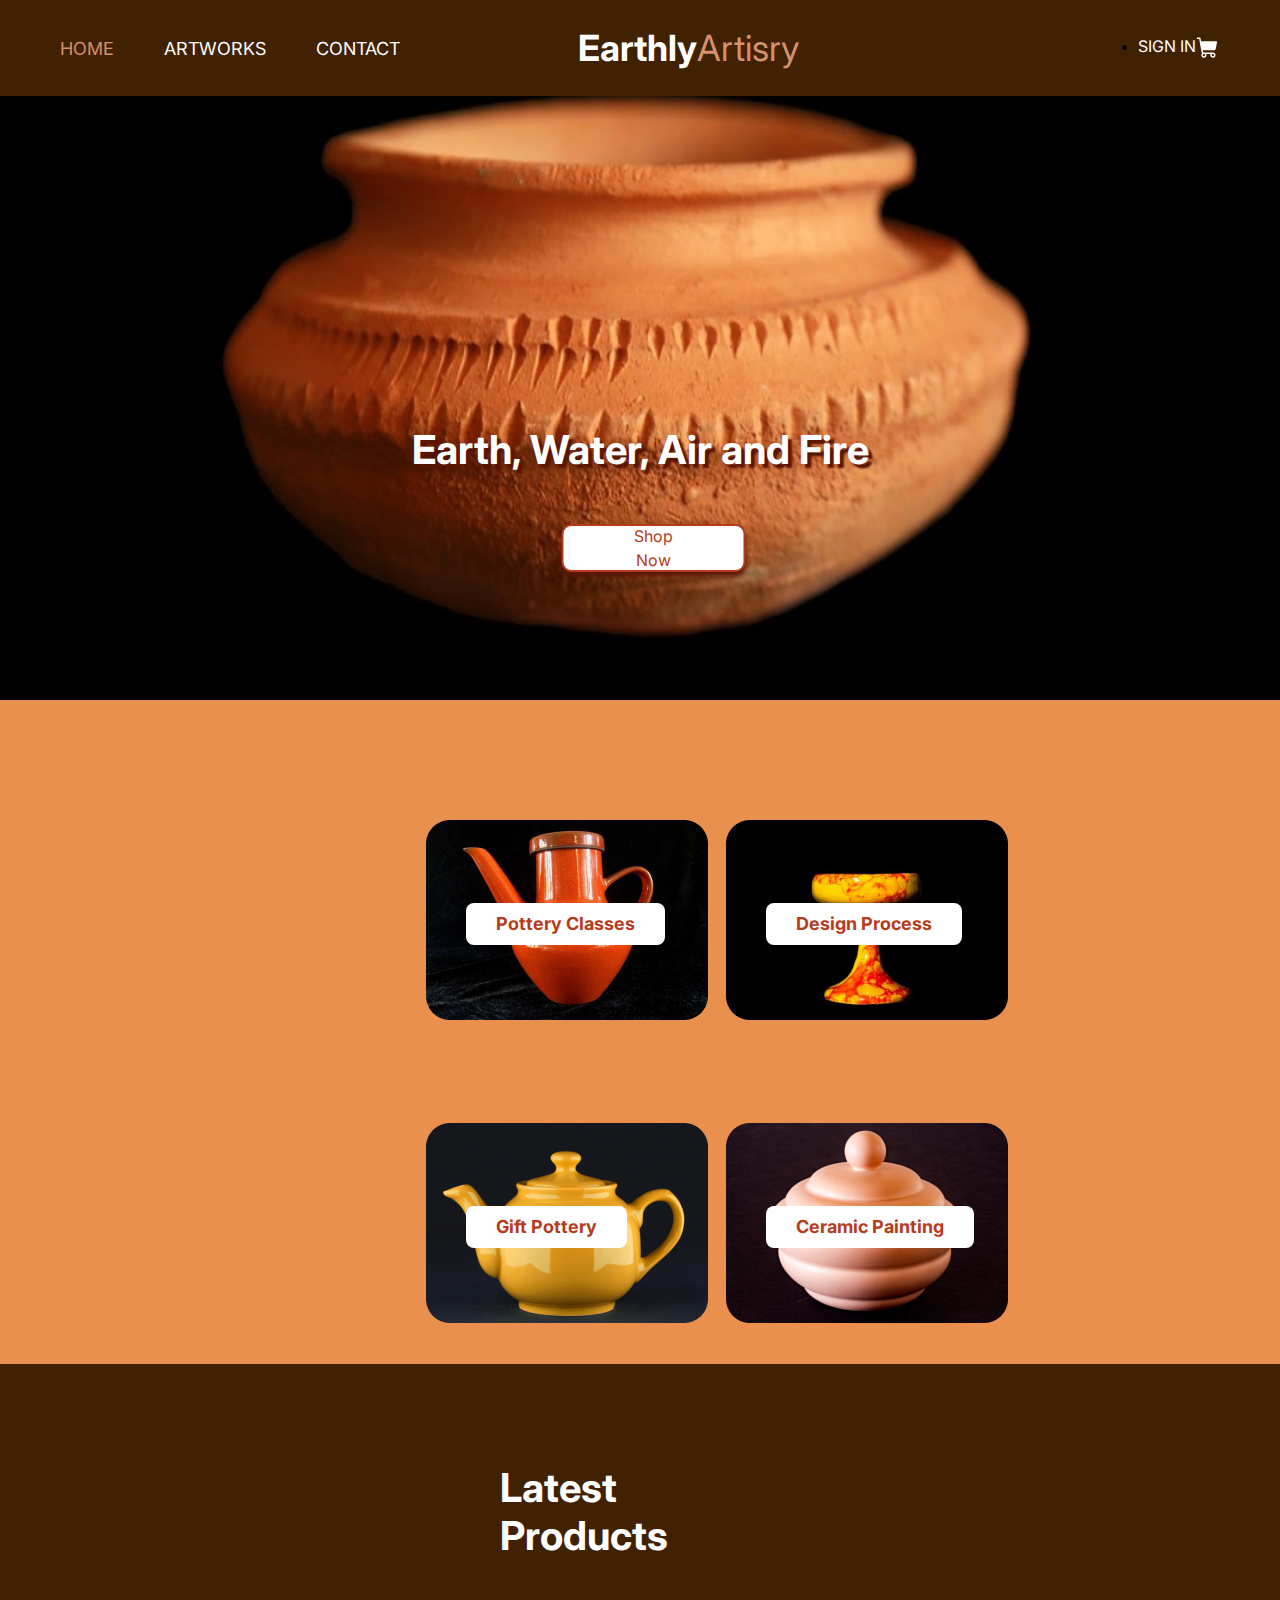
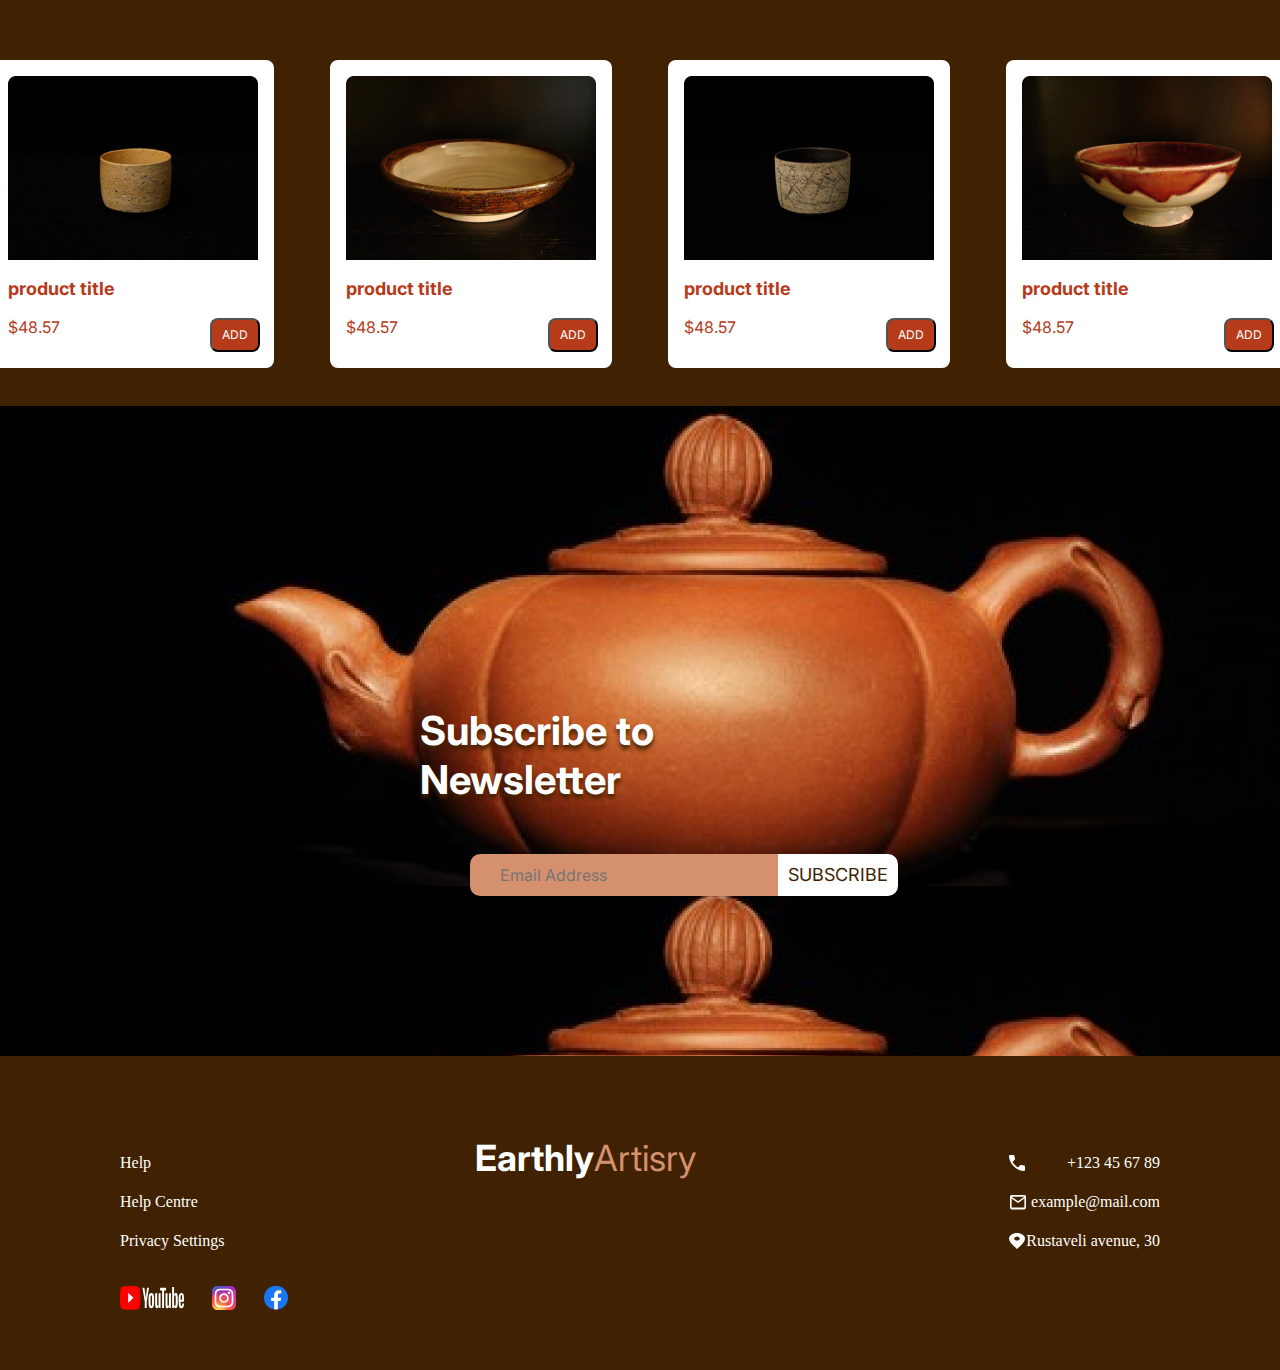
<file: index.html>
<!DOCTYPE html>
<html lang="en">

<head>
    <meta charset="UTF-8">
    <meta name="viewport" content="width=device-width, initial-scale=1.0">
    <title>Document</title>
    <link rel="stylesheet" href="css/reset.css">
    <link rel="stylesheet" href="css/style.css">
    <link rel="stylesheet" href="css/laptops.css">
    <link rel="stylesheet" href="css/mobiles.css">
    <link rel="stylesheet" href="css/tablets.css">
    <link rel="stylesheet" href="artworks.html">
    <link rel="stylesheet" href="contact.html">
    <link rel="stylesheet" href="signin.html">
    <link rel="preconnect " href="https://fonts.googleapis.com">
    <link rel="preconnect" href="https://fonts.gstatic.com" crossorigin>
    <link href="https://fonts.googleapis.com/css2?family=Inter&display=swap" rel="stylesheet">
    <script src="script.js"></script>
</head>

<body>
    <div id="signedInUser"></div>
    <main>
        <div class="main-cont">



            <!-- <header -->

            <header class="divheader">
                <nav class="div1">
                    <ul class="ulcl">
                        <li><a class="home act" href="index.html">HOME</a></li>
                        <li><a class="home" href="artworks.html">ARTWORKS</a></li>
                        <li><a class="home" href="contact.html">CONTACT</a></li>
                    </ul>
                </nav>
                <div>
                    <div class="burger-menu">
                        <div class="line line1"></div>
                        <div class="line line2"></div>
                        <div class="line line3"></div>
                    </div>
                    <div class="responsive-nav">
                        <li><a class="home" href="index.html">HOME</a></li>
                        <li><a class="home" href="artworks.html">ARTWORKS</a></li>
                        <li><a class="home" href="contact.html">CONTACT</a></li>
                    </div>
                </div>

                <div> <a href="index.html" class="div2">
                        <h2 class="earthly">Earthly</h2>
                        <h2 class="artisry">Artisry</h2>
                    </a>
                </div>

                <div class="div3">
                    <li><a class="signin" id="signInLabel" href="signin.html">SIGN IN</a></li>
                    <img src="images/ph_shopping-cart-fill.svg" alt="" class="kalata">
                </div>



            </header>


            <!--section1-->
            <section class="section1">

                <img src="images/cover1.png" alt="" class="cover image_container">
                <div class="text_container">
                    <p class="text1">Earth, Water, Air and Fire</p>
                    <button class="button1 span1"> Shop Now </button>
                </div>

            </section>


            <!-- section2 -->
            <section class="section2">
                <div class="img_cont_section">
                    <div class="divcard1">
                        <img src="images/card1.png" alt="card1_image card_image">
                        <p class="card1 card_text">Pottery Classes</p>


                    </div>
                    <div class="divcard2">
                        <img src="images/card3.png" alt="card2_image card_image">
                        <p class="card1 card_text">Design Process</p>

                    </div>
                    <div class="divcard3">
                        <img src="images/card2.png" alt="card3_image card_image">
                        <p class="card1 card_text">Gift Pottery</p>


                    </div>
                    <div class="divcard4">
                        <img src="images/card4.png" alt="card4_image card_image">
                        <p class="card1 card_text">Ceramic Painting</p>

                    </div>
                </div>
            </section>



            <!-- section3 -->
            <section class="section3">

                <h6 class="latest_products">Latest Products</h6>

                <div class="main">

                    <div class="div1_image div_same">
                        <img src="images/image1.png" alt="" class="image1">
                        <p class="product_title">product title</p>

                        <div class="price">
                            <p class="PRICE">$48.57</p>
                            <button class="ADD_button">ADD</button>
                        </div>
                    </div>

                    <div class="div2_image div_same">
                        <img src="images/image2.png" alt="" class="image2">
                        <p class="product_title">product title</p>


                        <div class="price">
                            <p class="PRICE">$48.57</p>
                            <button class="ADD_button">ADD</button>

                        </div>
                    </div>

                    <div class="div3_image div_same">
                        <img src="images/image3.png" alt="" class="image3">
                        <p class="product_title">product title</p>

                        <div class="price">
                            <p class="PRICE">$48.57</p>
                            <button class="ADD_button">ADD</button>
                        </div>

                    </div>

                    <div class="div4_image div_same">
                        <img src="images/image4.png" alt="" class="image4">
                        <p class="product_title">product title</p>

                        <div class="price">
                            <p class="PRICE">$48.57</p>
                            <button class="ADD_button">ADD</button>

                        </div>
                    </div>

                </div>

            </section>

            <!-- section4 -->
            <section class="section4">


                <div class="cover2_text_container2">
                    <h5 class="cover2title cover2title_second ">Subscribe to Newsletter</h5>

                    <form class="search" id="search">
                        <input class="inp" id="inp_2" type="email" name="email" placeholder="Email Address">
                        <button type="submit"> SUBSCRIBE</button>

                    </form>
                </div>

            </section>

            <!-- footer -->
            <footer>

                <div>
                    <ul class="footer_ul">
                        <a href="">
                            <li>Help</li>
                        </a>
                        <a href="">
                            <li>Help Centre</li>
                        </a>
                        <a href="">
                            <li>Privacy Settings</li>
                        </a>
                    </ul>

                    <div class="socials">
                        <a href="https://www.youtube.com/" target="_blank"> <img src="images/logos_youtube.svg"
                                alt=""></a>

                        <a href="https://www.instagram.com/" target="_blank"><img src="images/skill-icons_instagram.svg"
                                alt=""></a>

                        <a href="https://www.facebook.com/" target="_blank"><img src="images/logos_facebook.svg"
                                alt=""></a>

                    </div>
                </div>

                <div> <a href="index.html" class="div2 di2_2">
                        <h2 class="earthly">Earthly</h2>
                        <h2 class="artisry">Artisry</h2>
                    </a>
                </div>
                <div class="icons_class">
                    <div class="icons">
                        <img class="icon_img" src="images/Frame 130.svg" alt="">
                        <p>+123 45 67 89</p>
                    </div>
                    <div class="icons">
                        <img class="icon_img" src="images/Frame 129.svg" alt="">
                        <p>example@mail.com</p>
                    </div>
                    <div class="icons">
                        <img class="icon_img" src="images/Frame 128.svg" alt="">
                        <p>Rustaveli avenue, 30</p>
                    </div>

                </div>
            </footer>

        </div>
    </main>
    <script src="ind.js"></script>
    
</body>

</html>
</file>
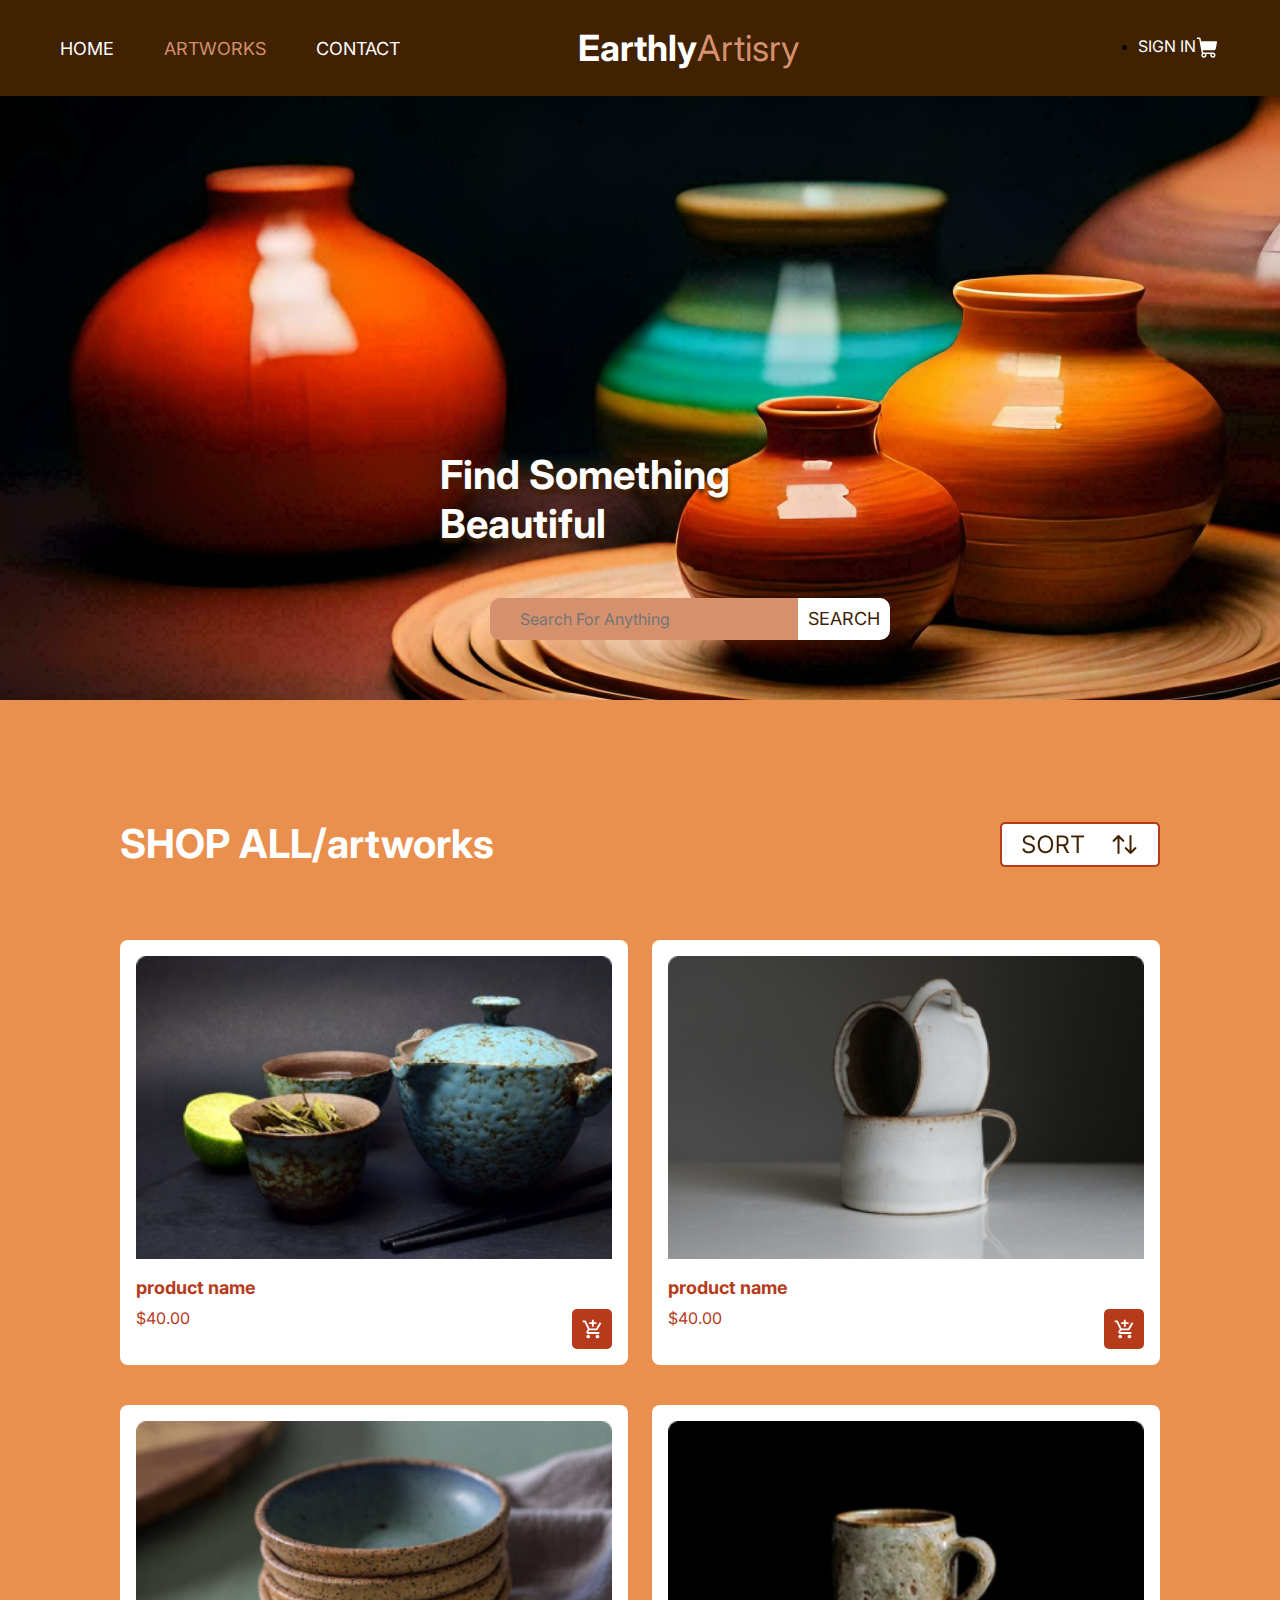
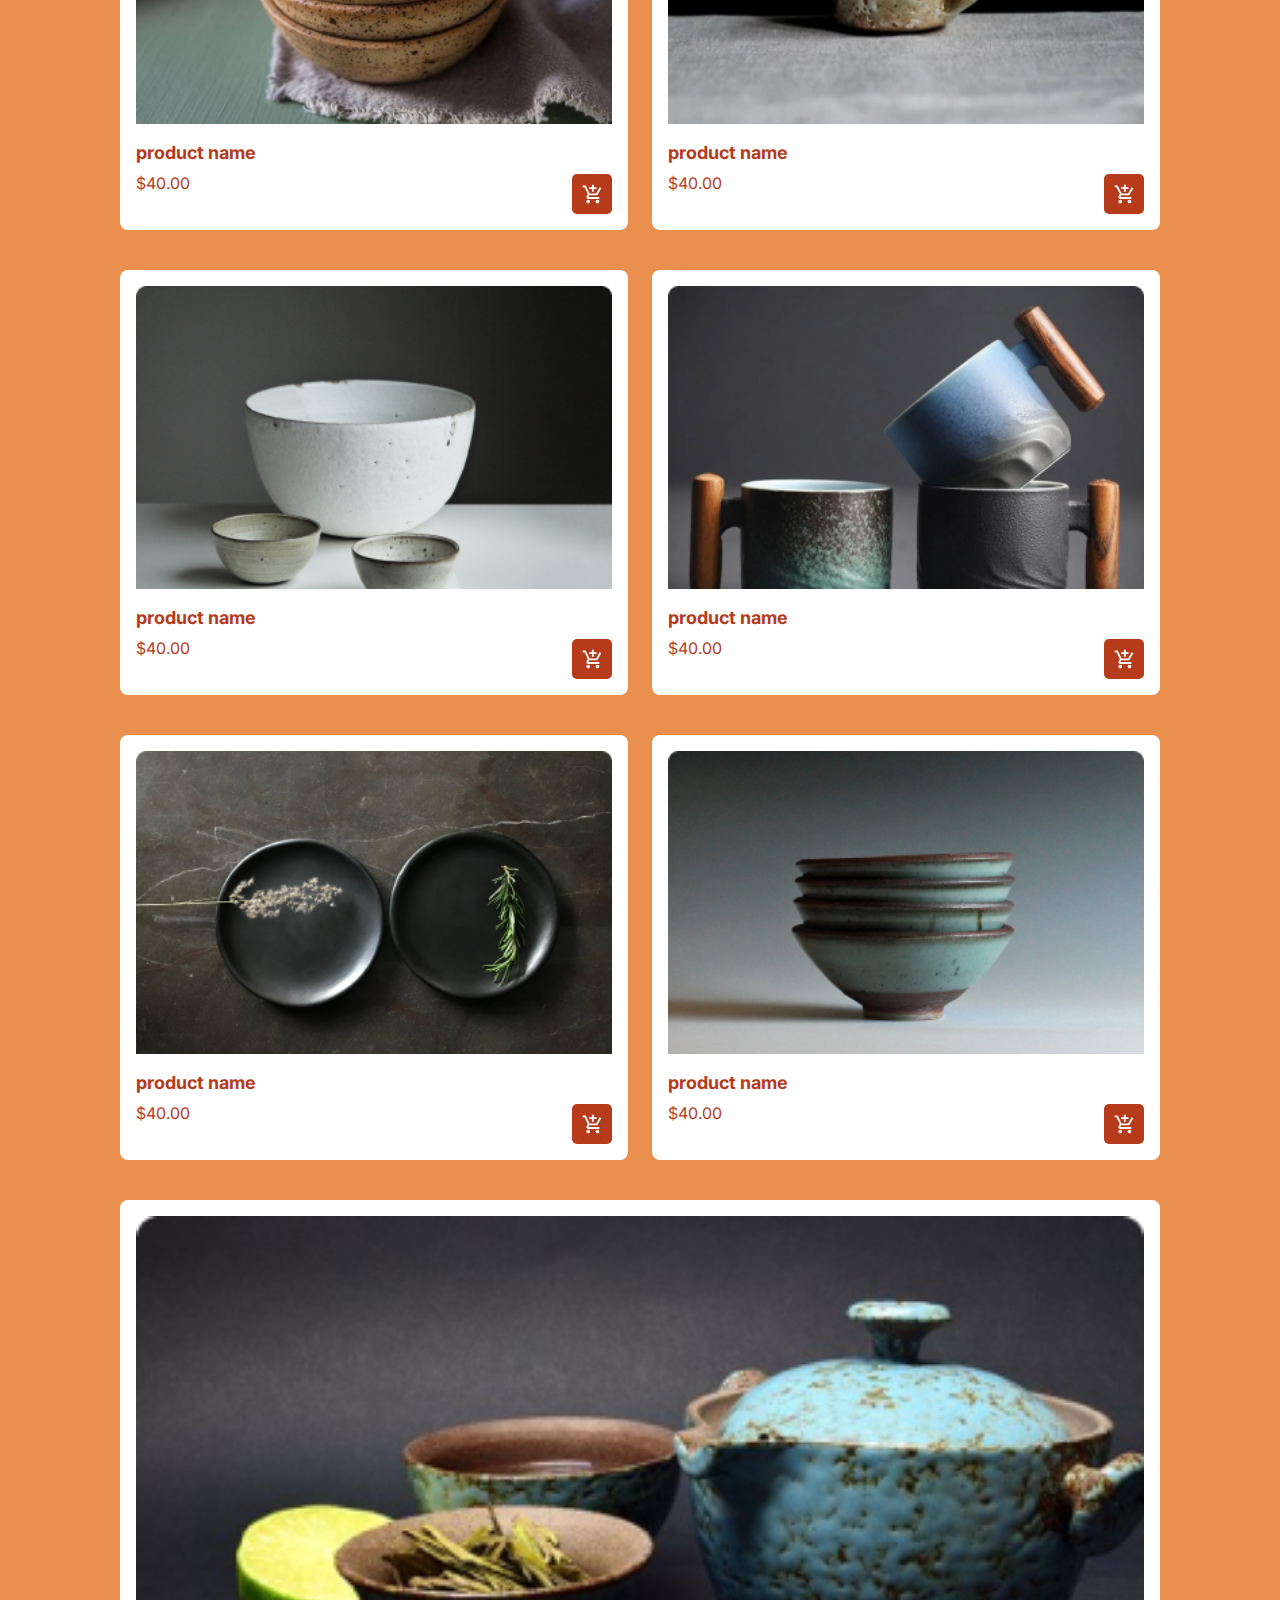
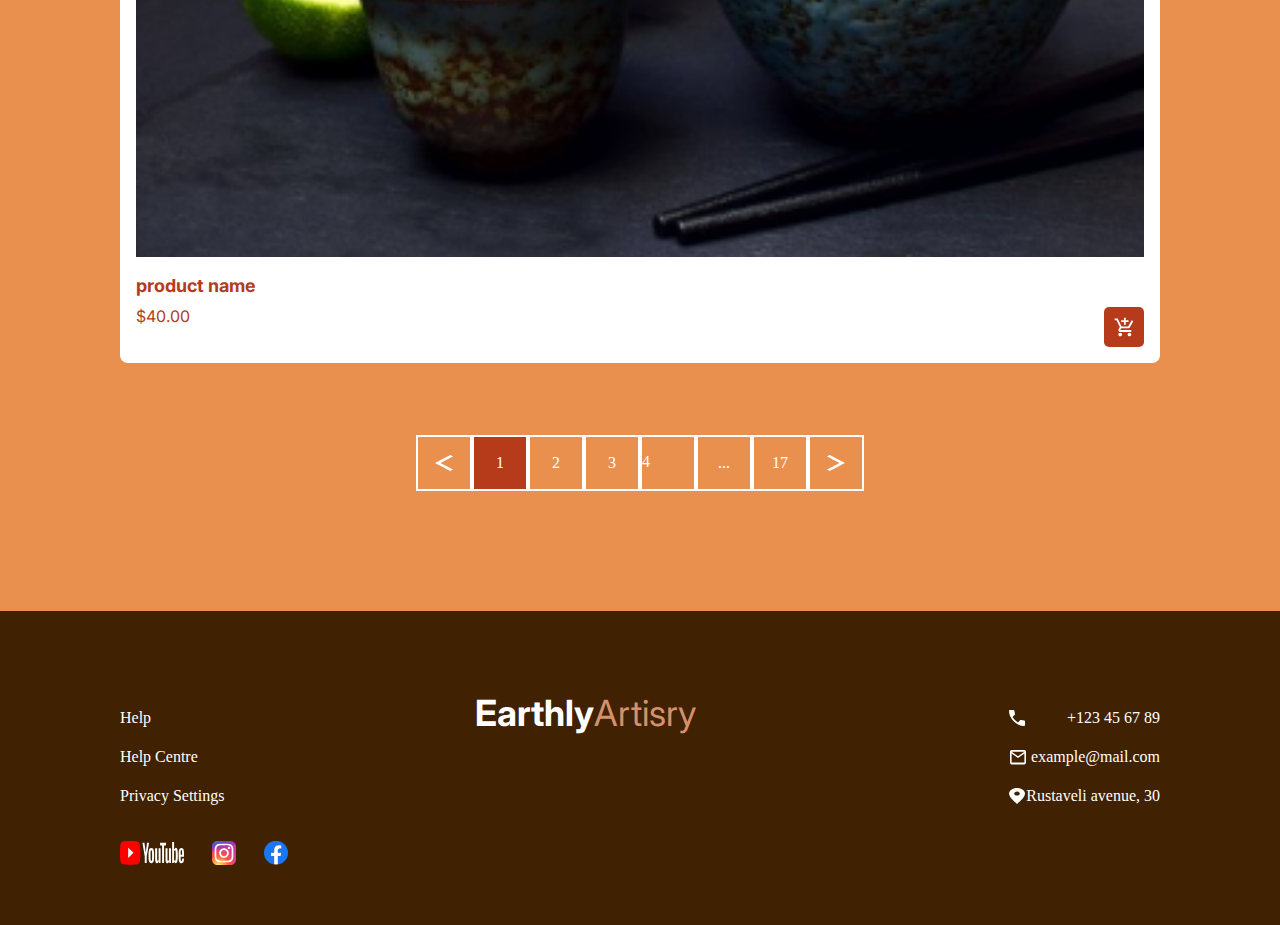
<file: artworks.html>
<!DOCTYPE html>
<html lang="en">

<head>
    <meta charset="UTF-8">
    <meta name="viewport" content="width=device-width, initial-scale=1.0">
    <title>Document</title>
    <link rel="stylesheet" href="css/reset.css">
    <link rel="stylesheet" href="css/style.css">
    <link rel="stylesheet" href="css/laptops.css">
    <link rel="stylesheet" href="css/mobiles.css">
    <link rel="stylesheet" href="css/tablets.css">
    <link rel="stylesheet" href="index.html">
    <link rel="stylesheet" href="contact.html">
    <link rel="preconnect " href="https://fonts.googleapis.com">
    <link rel="preconnect" href="https://fonts.gstatic.com" crossorigin>
    <link href="https://fonts.googleapis.com/css2?family=Inter&display=swap" rel="stylesheet">
    <script src="script.js"></script>
</head>



<body>
    <main>
        <div class="main-cont">



            <!-- <header -->

            <header class="divheader">
                <nav class="div1">
                    <ul class="ulcl">
                        <li><a class="home" href="index.html">HOME</a></li>
                        <li><a class="home act" href="artworks.html">ARTWORKS</a></li>
                        <li><a class="home" href="contact.html">CONTACT</a></li>
                    </ul>
                </nav>
                <div>
                    <div class="burger-menu">
                        <div class="line line1"></div>
                        <div class="line line2"></div>
                        <div class="line line3"></div>
                    </div>
                    <div class="responsive-nav">
                        <li><a class="home" href="index.html">HOME</a></li>
                        <li><a class="home" href="artworks.html">ARTWORKS</a></li>
                        <li><a class="home" href="contact.html">CONTACT</a></li>
                    </div>
                </div>

                <div> <a href="index.html" class="div2">
                        <h2 class="earthly">Earthly</h2>
                        <h2 class="artisry">Artisry</h2>
                    </a>
                </div>

                <div class="div3">
                    <li><a class="signin" id="signInLabel" href="signin.html">SIGN IN</a></li>
                    <img src="images/ph_shopping-cart-fill.svg" alt="" class="kalata">
                </div>



            </header>


            <!--section1-->

            <section class="contact_section1">

                <h5 class="cover2title ">Find Something Beautiful</h5>

                <form class="search" id="search">
                    <input class="inp" type="email" name="email" placeholder="Search For Anything">
                    <button type="submit"> SEARCH</button>

                </form>

            </section>

            <!-- section2 -->
            <section class="artworks_section2">


                <div class="sort_container">
                    <h5 class="shopall">SHOP ALL/artworks</h5>
                    <img src="images/sort.png" alt="">


                </div>



                <div class="flex_class">

                    <div class="artworks_card">
                        <img src="images/foto1.png" alt="" class="foto1">
                        <p class="product_name">product name</p>


                        <div class="artworks_price">
                            <p class="artworks_PRICE">$40.00</p>
                            <button class="icon"><svg xmlns="http://www.w3.org/2000/svg" width="40" height="40"
                                    viewBox="0 0 40 40" fill="none">
                                    <rect width="40" height="40" rx="5" fill="#B53B1B" />
                                    <path
                                        d="M19.8843 16.8255V13.016H15.919V10.4763H19.8843V6.66675H22.5279V10.4763H26.4932V13.016H22.5279V16.8255H19.8843ZM14.5973 33.3334C13.8703 33.3334 13.2482 33.0849 12.7309 32.588C12.2128 32.0902 11.9537 31.4921 11.9537 30.7937C11.9537 30.0953 12.2128 29.4972 12.7309 28.9994C13.2482 28.5025 13.8703 28.2541 14.5973 28.2541C15.3242 28.2541 15.9463 28.5025 16.4636 28.9994C16.9817 29.4972 17.2408 30.0953 17.2408 30.7937C17.2408 31.4921 16.9817 32.0902 16.4636 32.588C15.9463 33.0849 15.3242 33.3334 14.5973 33.3334ZM27.8149 33.3334C27.088 33.3334 26.4659 33.0849 25.9486 32.588C25.4305 32.0902 25.1714 31.4921 25.1714 30.7937C25.1714 30.0953 25.4305 29.4972 25.9486 28.9994C26.4659 28.5025 27.088 28.2541 27.8149 28.2541C28.5419 28.2541 29.1645 28.5025 29.6826 28.9994C30.1999 29.4972 30.4585 30.0953 30.4585 30.7937C30.4585 31.4921 30.1999 32.0902 29.6826 32.588C29.1645 33.0849 28.5419 33.3334 27.8149 33.3334ZM14.5973 26.9842C13.6059 26.9842 12.8459 26.566 12.3172 25.7296C11.7885 24.894 11.7775 24.0636 12.2842 23.2382L14.0686 20.1271L9.31019 10.4763H6.66666V7.93659H10.9954L16.613 19.3652H25.8984L31.0202 10.4763L33.3333 11.6826L28.2115 20.5715C27.9691 20.9948 27.6497 21.3228 27.2532 21.5556C26.8567 21.7884 26.4051 21.9048 25.8984 21.9048H16.0512L14.5973 24.4445H30.4585V26.9842H14.5973Z"
                                        fill="white" />
                                </svg></button>


                        </div>
                    </div>




                    <div class="artworks_card">

                        <img src="images/foto2.png" alt="" class="foto2">


                        <p class="product_name">product name</p>



                        <div class="artworks_price">
                            <p class="artworks_PRICE">$40.00</p>
                            <button class="icon"><svg xmlns="http://www.w3.org/2000/svg" width="40" height="40"
                                    viewBox="0 0 40 40" fill="none">
                                    <rect width="40" height="40" rx="5" fill="#B53B1B" />
                                    <path
                                        d="M19.8843 16.8255V13.016H15.919V10.4763H19.8843V6.66675H22.5279V10.4763H26.4932V13.016H22.5279V16.8255H19.8843ZM14.5973 33.3334C13.8703 33.3334 13.2482 33.0849 12.7309 32.588C12.2128 32.0902 11.9537 31.4921 11.9537 30.7937C11.9537 30.0953 12.2128 29.4972 12.7309 28.9994C13.2482 28.5025 13.8703 28.2541 14.5973 28.2541C15.3242 28.2541 15.9463 28.5025 16.4636 28.9994C16.9817 29.4972 17.2408 30.0953 17.2408 30.7937C17.2408 31.4921 16.9817 32.0902 16.4636 32.588C15.9463 33.0849 15.3242 33.3334 14.5973 33.3334ZM27.8149 33.3334C27.088 33.3334 26.4659 33.0849 25.9486 32.588C25.4305 32.0902 25.1714 31.4921 25.1714 30.7937C25.1714 30.0953 25.4305 29.4972 25.9486 28.9994C26.4659 28.5025 27.088 28.2541 27.8149 28.2541C28.5419 28.2541 29.1645 28.5025 29.6826 28.9994C30.1999 29.4972 30.4585 30.0953 30.4585 30.7937C30.4585 31.4921 30.1999 32.0902 29.6826 32.588C29.1645 33.0849 28.5419 33.3334 27.8149 33.3334ZM14.5973 26.9842C13.6059 26.9842 12.8459 26.566 12.3172 25.7296C11.7885 24.894 11.7775 24.0636 12.2842 23.2382L14.0686 20.1271L9.31019 10.4763H6.66666V7.93659H10.9954L16.613 19.3652H25.8984L31.0202 10.4763L33.3333 11.6826L28.2115 20.5715C27.9691 20.9948 27.6497 21.3228 27.2532 21.5556C26.8567 21.7884 26.4051 21.9048 25.8984 21.9048H16.0512L14.5973 24.4445H30.4585V26.9842H14.5973Z"
                                        fill="white" />
                                </svg></button>


                        </div>
                    </div>


                    <div class="artworks_card">

                        <img src="images/foto3.png" alt="" class="foto3">

                        <p class="product_name">product name</p>

                        <div class="artworks_price">
                            <p class="artworks_PRICE">$40.00</p>
                            <button class="icon"><svg xmlns="http://www.w3.org/2000/svg" width="40" height="40"
                                    viewBox="0 0 40 40" fill="none">
                                    <rect width="40" height="40" rx="5" fill="#B53B1B" />
                                    <path
                                        d="M19.8843 16.8255V13.016H15.919V10.4763H19.8843V6.66675H22.5279V10.4763H26.4932V13.016H22.5279V16.8255H19.8843ZM14.5973 33.3334C13.8703 33.3334 13.2482 33.0849 12.7309 32.588C12.2128 32.0902 11.9537 31.4921 11.9537 30.7937C11.9537 30.0953 12.2128 29.4972 12.7309 28.9994C13.2482 28.5025 13.8703 28.2541 14.5973 28.2541C15.3242 28.2541 15.9463 28.5025 16.4636 28.9994C16.9817 29.4972 17.2408 30.0953 17.2408 30.7937C17.2408 31.4921 16.9817 32.0902 16.4636 32.588C15.9463 33.0849 15.3242 33.3334 14.5973 33.3334ZM27.8149 33.3334C27.088 33.3334 26.4659 33.0849 25.9486 32.588C25.4305 32.0902 25.1714 31.4921 25.1714 30.7937C25.1714 30.0953 25.4305 29.4972 25.9486 28.9994C26.4659 28.5025 27.088 28.2541 27.8149 28.2541C28.5419 28.2541 29.1645 28.5025 29.6826 28.9994C30.1999 29.4972 30.4585 30.0953 30.4585 30.7937C30.4585 31.4921 30.1999 32.0902 29.6826 32.588C29.1645 33.0849 28.5419 33.3334 27.8149 33.3334ZM14.5973 26.9842C13.6059 26.9842 12.8459 26.566 12.3172 25.7296C11.7885 24.894 11.7775 24.0636 12.2842 23.2382L14.0686 20.1271L9.31019 10.4763H6.66666V7.93659H10.9954L16.613 19.3652H25.8984L31.0202 10.4763L33.3333 11.6826L28.2115 20.5715C27.9691 20.9948 27.6497 21.3228 27.2532 21.5556C26.8567 21.7884 26.4051 21.9048 25.8984 21.9048H16.0512L14.5973 24.4445H30.4585V26.9842H14.5973Z"
                                        fill="white" />
                                </svg></button>


                        </div>
                    </div>





                    <div class="artworks_card">

                        <img src="images/foto4.png" alt="" class="foto4">

                        <p class="product_name">product name</p>



                        <div class="artworks_price">
                            <p class="artworks_PRICE">$40.00</p>
                            <button class="icon"><svg xmlns="http://www.w3.org/2000/svg" width="40" height="40"
                                    viewBox="0 0 40 40" fill="none">
                                    <rect width="40" height="40" rx="5" fill="#B53B1B" />
                                    <path
                                        d="M19.8843 16.8255V13.016H15.919V10.4763H19.8843V6.66675H22.5279V10.4763H26.4932V13.016H22.5279V16.8255H19.8843ZM14.5973 33.3334C13.8703 33.3334 13.2482 33.0849 12.7309 32.588C12.2128 32.0902 11.9537 31.4921 11.9537 30.7937C11.9537 30.0953 12.2128 29.4972 12.7309 28.9994C13.2482 28.5025 13.8703 28.2541 14.5973 28.2541C15.3242 28.2541 15.9463 28.5025 16.4636 28.9994C16.9817 29.4972 17.2408 30.0953 17.2408 30.7937C17.2408 31.4921 16.9817 32.0902 16.4636 32.588C15.9463 33.0849 15.3242 33.3334 14.5973 33.3334ZM27.8149 33.3334C27.088 33.3334 26.4659 33.0849 25.9486 32.588C25.4305 32.0902 25.1714 31.4921 25.1714 30.7937C25.1714 30.0953 25.4305 29.4972 25.9486 28.9994C26.4659 28.5025 27.088 28.2541 27.8149 28.2541C28.5419 28.2541 29.1645 28.5025 29.6826 28.9994C30.1999 29.4972 30.4585 30.0953 30.4585 30.7937C30.4585 31.4921 30.1999 32.0902 29.6826 32.588C29.1645 33.0849 28.5419 33.3334 27.8149 33.3334ZM14.5973 26.9842C13.6059 26.9842 12.8459 26.566 12.3172 25.7296C11.7885 24.894 11.7775 24.0636 12.2842 23.2382L14.0686 20.1271L9.31019 10.4763H6.66666V7.93659H10.9954L16.613 19.3652H25.8984L31.0202 10.4763L33.3333 11.6826L28.2115 20.5715C27.9691 20.9948 27.6497 21.3228 27.2532 21.5556C26.8567 21.7884 26.4051 21.9048 25.8984 21.9048H16.0512L14.5973 24.4445H30.4585V26.9842H14.5973Z"
                                        fill="white" />
                                </svg></button>


                        </div>
                    </div>









                    <div class="artworks_card">

                        <img src="images/foto5.png" alt="" class="foto5">

                        <p class="product_name">product name</p>



                        <div class="artworks_price">
                            <p class="artworks_PRICE">$40.00</p>
                            <button class="icon"><svg xmlns="http://www.w3.org/2000/svg" width="40" height="40"
                                    viewBox="0 0 40 40" fill="none">
                                    <rect width="40" height="40" rx="5" fill="#B53B1B" />
                                    <path
                                        d="M19.8843 16.8255V13.016H15.919V10.4763H19.8843V6.66675H22.5279V10.4763H26.4932V13.016H22.5279V16.8255H19.8843ZM14.5973 33.3334C13.8703 33.3334 13.2482 33.0849 12.7309 32.588C12.2128 32.0902 11.9537 31.4921 11.9537 30.7937C11.9537 30.0953 12.2128 29.4972 12.7309 28.9994C13.2482 28.5025 13.8703 28.2541 14.5973 28.2541C15.3242 28.2541 15.9463 28.5025 16.4636 28.9994C16.9817 29.4972 17.2408 30.0953 17.2408 30.7937C17.2408 31.4921 16.9817 32.0902 16.4636 32.588C15.9463 33.0849 15.3242 33.3334 14.5973 33.3334ZM27.8149 33.3334C27.088 33.3334 26.4659 33.0849 25.9486 32.588C25.4305 32.0902 25.1714 31.4921 25.1714 30.7937C25.1714 30.0953 25.4305 29.4972 25.9486 28.9994C26.4659 28.5025 27.088 28.2541 27.8149 28.2541C28.5419 28.2541 29.1645 28.5025 29.6826 28.9994C30.1999 29.4972 30.4585 30.0953 30.4585 30.7937C30.4585 31.4921 30.1999 32.0902 29.6826 32.588C29.1645 33.0849 28.5419 33.3334 27.8149 33.3334ZM14.5973 26.9842C13.6059 26.9842 12.8459 26.566 12.3172 25.7296C11.7885 24.894 11.7775 24.0636 12.2842 23.2382L14.0686 20.1271L9.31019 10.4763H6.66666V7.93659H10.9954L16.613 19.3652H25.8984L31.0202 10.4763L33.3333 11.6826L28.2115 20.5715C27.9691 20.9948 27.6497 21.3228 27.2532 21.5556C26.8567 21.7884 26.4051 21.9048 25.8984 21.9048H16.0512L14.5973 24.4445H30.4585V26.9842H14.5973Z"
                                        fill="white" />
                                </svg></button>


                        </div>
                    </div>



                    <div class="artworks_card six">

                        <img src="images/foto6.png" alt="" class="foto6">

                        <p class="product_name">product name</p>



                        <div class="artworks_price ">
                            <p class="artworks_PRICE">$40.00</p>
                            <button class="icon"><svg xmlns="http://www.w3.org/2000/svg" width="40" height="40"
                                    viewBox="0 0 40 40" fill="none">
                                    <rect width="40" height="40" rx="5" fill="#B53B1B" />
                                    <path
                                        d="M19.8843 16.8255V13.016H15.919V10.4763H19.8843V6.66675H22.5279V10.4763H26.4932V13.016H22.5279V16.8255H19.8843ZM14.5973 33.3334C13.8703 33.3334 13.2482 33.0849 12.7309 32.588C12.2128 32.0902 11.9537 31.4921 11.9537 30.7937C11.9537 30.0953 12.2128 29.4972 12.7309 28.9994C13.2482 28.5025 13.8703 28.2541 14.5973 28.2541C15.3242 28.2541 15.9463 28.5025 16.4636 28.9994C16.9817 29.4972 17.2408 30.0953 17.2408 30.7937C17.2408 31.4921 16.9817 32.0902 16.4636 32.588C15.9463 33.0849 15.3242 33.3334 14.5973 33.3334ZM27.8149 33.3334C27.088 33.3334 26.4659 33.0849 25.9486 32.588C25.4305 32.0902 25.1714 31.4921 25.1714 30.7937C25.1714 30.0953 25.4305 29.4972 25.9486 28.9994C26.4659 28.5025 27.088 28.2541 27.8149 28.2541C28.5419 28.2541 29.1645 28.5025 29.6826 28.9994C30.1999 29.4972 30.4585 30.0953 30.4585 30.7937C30.4585 31.4921 30.1999 32.0902 29.6826 32.588C29.1645 33.0849 28.5419 33.3334 27.8149 33.3334ZM14.5973 26.9842C13.6059 26.9842 12.8459 26.566 12.3172 25.7296C11.7885 24.894 11.7775 24.0636 12.2842 23.2382L14.0686 20.1271L9.31019 10.4763H6.66666V7.93659H10.9954L16.613 19.3652H25.8984L31.0202 10.4763L33.3333 11.6826L28.2115 20.5715C27.9691 20.9948 27.6497 21.3228 27.2532 21.5556C26.8567 21.7884 26.4051 21.9048 25.8984 21.9048H16.0512L14.5973 24.4445H30.4585V26.9842H14.5973Z"
                                        fill="white" />
                                </svg></button>


                        </div>
                    </div>


                    <div class="artworks_card seven">

                        <img src="images/foto7.png" alt="" class="foto7">

                        <p class="product_name">product name</p>



                        <div class="artworks_price">
                            <p class="artworks_PRICE">$40.00</p>
                            <button class="icon"><svg xmlns="http://www.w3.org/2000/svg" width="40" height="40"
                                    viewBox="0 0 40 40" fill="none">
                                    <rect width="40" height="40" rx="5" fill="#B53B1B" />
                                    <path
                                        d="M19.8843 16.8255V13.016H15.919V10.4763H19.8843V6.66675H22.5279V10.4763H26.4932V13.016H22.5279V16.8255H19.8843ZM14.5973 33.3334C13.8703 33.3334 13.2482 33.0849 12.7309 32.588C12.2128 32.0902 11.9537 31.4921 11.9537 30.7937C11.9537 30.0953 12.2128 29.4972 12.7309 28.9994C13.2482 28.5025 13.8703 28.2541 14.5973 28.2541C15.3242 28.2541 15.9463 28.5025 16.4636 28.9994C16.9817 29.4972 17.2408 30.0953 17.2408 30.7937C17.2408 31.4921 16.9817 32.0902 16.4636 32.588C15.9463 33.0849 15.3242 33.3334 14.5973 33.3334ZM27.8149 33.3334C27.088 33.3334 26.4659 33.0849 25.9486 32.588C25.4305 32.0902 25.1714 31.4921 25.1714 30.7937C25.1714 30.0953 25.4305 29.4972 25.9486 28.9994C26.4659 28.5025 27.088 28.2541 27.8149 28.2541C28.5419 28.2541 29.1645 28.5025 29.6826 28.9994C30.1999 29.4972 30.4585 30.0953 30.4585 30.7937C30.4585 31.4921 30.1999 32.0902 29.6826 32.588C29.1645 33.0849 28.5419 33.3334 27.8149 33.3334ZM14.5973 26.9842C13.6059 26.9842 12.8459 26.566 12.3172 25.7296C11.7885 24.894 11.7775 24.0636 12.2842 23.2382L14.0686 20.1271L9.31019 10.4763H6.66666V7.93659H10.9954L16.613 19.3652H25.8984L31.0202 10.4763L33.3333 11.6826L28.2115 20.5715C27.9691 20.9948 27.6497 21.3228 27.2532 21.5556C26.8567 21.7884 26.4051 21.9048 25.8984 21.9048H16.0512L14.5973 24.4445H30.4585V26.9842H14.5973Z"
                                        fill="white" />
                                </svg></button>


                        </div>
                    </div>




                    <div class="artworks_card eight">

                        <img src="images/foto8.png" alt="" class="foto8">

                        <p class="product_name">product name</p>



                        <div class="artworks_price">
                            <p class="artworks_PRICE">$40.00</p>
                            <button class="icon"><svg xmlns="http://www.w3.org/2000/svg" width="40" height="40"
                                    viewBox="0 0 40 40" fill="none">
                                    <rect width="40" height="40" rx="5" fill="#B53B1B" />
                                    <path
                                        d="M19.8843 16.8255V13.016H15.919V10.4763H19.8843V6.66675H22.5279V10.4763H26.4932V13.016H22.5279V16.8255H19.8843ZM14.5973 33.3334C13.8703 33.3334 13.2482 33.0849 12.7309 32.588C12.2128 32.0902 11.9537 31.4921 11.9537 30.7937C11.9537 30.0953 12.2128 29.4972 12.7309 28.9994C13.2482 28.5025 13.8703 28.2541 14.5973 28.2541C15.3242 28.2541 15.9463 28.5025 16.4636 28.9994C16.9817 29.4972 17.2408 30.0953 17.2408 30.7937C17.2408 31.4921 16.9817 32.0902 16.4636 32.588C15.9463 33.0849 15.3242 33.3334 14.5973 33.3334ZM27.8149 33.3334C27.088 33.3334 26.4659 33.0849 25.9486 32.588C25.4305 32.0902 25.1714 31.4921 25.1714 30.7937C25.1714 30.0953 25.4305 29.4972 25.9486 28.9994C26.4659 28.5025 27.088 28.2541 27.8149 28.2541C28.5419 28.2541 29.1645 28.5025 29.6826 28.9994C30.1999 29.4972 30.4585 30.0953 30.4585 30.7937C30.4585 31.4921 30.1999 32.0902 29.6826 32.588C29.1645 33.0849 28.5419 33.3334 27.8149 33.3334ZM14.5973 26.9842C13.6059 26.9842 12.8459 26.566 12.3172 25.7296C11.7885 24.894 11.7775 24.0636 12.2842 23.2382L14.0686 20.1271L9.31019 10.4763H6.66666V7.93659H10.9954L16.613 19.3652H25.8984L31.0202 10.4763L33.3333 11.6826L28.2115 20.5715C27.9691 20.9948 27.6497 21.3228 27.2532 21.5556C26.8567 21.7884 26.4051 21.9048 25.8984 21.9048H16.0512L14.5973 24.4445H30.4585V26.9842H14.5973Z"
                                        fill="white" />
                                </svg></button>


                        </div>
                    </div>



                    <div class="artworks_card">

                        <img src="images/foto9.png" alt="" class="foto9">

                        <p class="product_name">product name</p>



                        <div class="artworks_price">
                            <p class="artworks_PRICE">$40.00</p>
                            <button class="icon"><svg xmlns="http://www.w3.org/2000/svg" width="40" height="40"
                                    viewBox="0 0 40 40" fill="none">
                                    <rect width="40" height="40" rx="5" fill="#B53B1B" />
                                    <path
                                        d="M19.8843 16.8255V13.016H15.919V10.4763H19.8843V6.66675H22.5279V10.4763H26.4932V13.016H22.5279V16.8255H19.8843ZM14.5973 33.3334C13.8703 33.3334 13.2482 33.0849 12.7309 32.588C12.2128 32.0902 11.9537 31.4921 11.9537 30.7937C11.9537 30.0953 12.2128 29.4972 12.7309 28.9994C13.2482 28.5025 13.8703 28.2541 14.5973 28.2541C15.3242 28.2541 15.9463 28.5025 16.4636 28.9994C16.9817 29.4972 17.2408 30.0953 17.2408 30.7937C17.2408 31.4921 16.9817 32.0902 16.4636 32.588C15.9463 33.0849 15.3242 33.3334 14.5973 33.3334ZM27.8149 33.3334C27.088 33.3334 26.4659 33.0849 25.9486 32.588C25.4305 32.0902 25.1714 31.4921 25.1714 30.7937C25.1714 30.0953 25.4305 29.4972 25.9486 28.9994C26.4659 28.5025 27.088 28.2541 27.8149 28.2541C28.5419 28.2541 29.1645 28.5025 29.6826 28.9994C30.1999 29.4972 30.4585 30.0953 30.4585 30.7937C30.4585 31.4921 30.1999 32.0902 29.6826 32.588C29.1645 33.0849 28.5419 33.3334 27.8149 33.3334ZM14.5973 26.9842C13.6059 26.9842 12.8459 26.566 12.3172 25.7296C11.7885 24.894 11.7775 24.0636 12.2842 23.2382L14.0686 20.1271L9.31019 10.4763H6.66666V7.93659H10.9954L16.613 19.3652H25.8984L31.0202 10.4763L33.3333 11.6826L28.2115 20.5715C27.9691 20.9948 27.6497 21.3228 27.2532 21.5556C26.8567 21.7884 26.4051 21.9048 25.8984 21.9048H16.0512L14.5973 24.4445H30.4585V26.9842H14.5973Z"
                                        fill="white" />
                                </svg></button>


                        </div>
                    </div>

                </div>



                <div class="pages">
                    <img class="arrow" src="images/pages1.png" alt="">
                    <span class="one">1</span>
                    <span id="two">2</span>

                    <span id="three">3</span>

                    <span id="four">4</span>

                    <span>...</span>

                    <span id="last">17</span>

                    <img class="arrow" src="images/pages2.png" alt="">


                </div>

            </section>



            <!-- footer -->
            <footer>

                <div>
                    <ul class="footer_ul">
                        <a href="">
                            <li>Help</li>
                        </a>
                        <a href="">
                            <li>Help Centre</li>
                        </a>
                        <a href="">
                            <li>Privacy Settings</li>
                        </a>
                    </ul>

                    <div class="socials">
                        <a href="https://www.youtube.com/" target="_blank"> <img src="images/logos_youtube.svg"
                                alt=""></a>

                        <a href="https://www.instagram.com/" target="_blank"><img src="images/skill-icons_instagram.svg"
                                alt=""></a>

                        <a href="https://www.facebook.com/" target="_blank"><img src="images/logos_facebook.svg"
                                alt=""></a>

                    </div>
                </div>

                <div> <a href="index.html" class="div2 di2_2">
                        <h2 class="earthly">Earthly</h2>
                        <h2 class="artisry">Artisry</h2>
                    </a>
                </div>
                <div class="icons_class">
                    <div class="icons">
                        <img class="icon_img" src="images/Frame 130.svg" alt="">
                        <p>+123 45 67 89</p>
                    </div>
                    <div class="icons">
                        <img class="icon_img" src="images/Frame 129.svg" alt="">
                        <p>example@mail.com</p>
                    </div>
                    <div class="icons">
                        <img class="icon_img" src="images/Frame 128.svg" alt="">
                        <p>Rustaveli avenue, 30</p>
                    </div>

                </div>
            </footer>

        </div>
    </main>
    <script src="ind.js"></script>

</body>

</html>
</file>
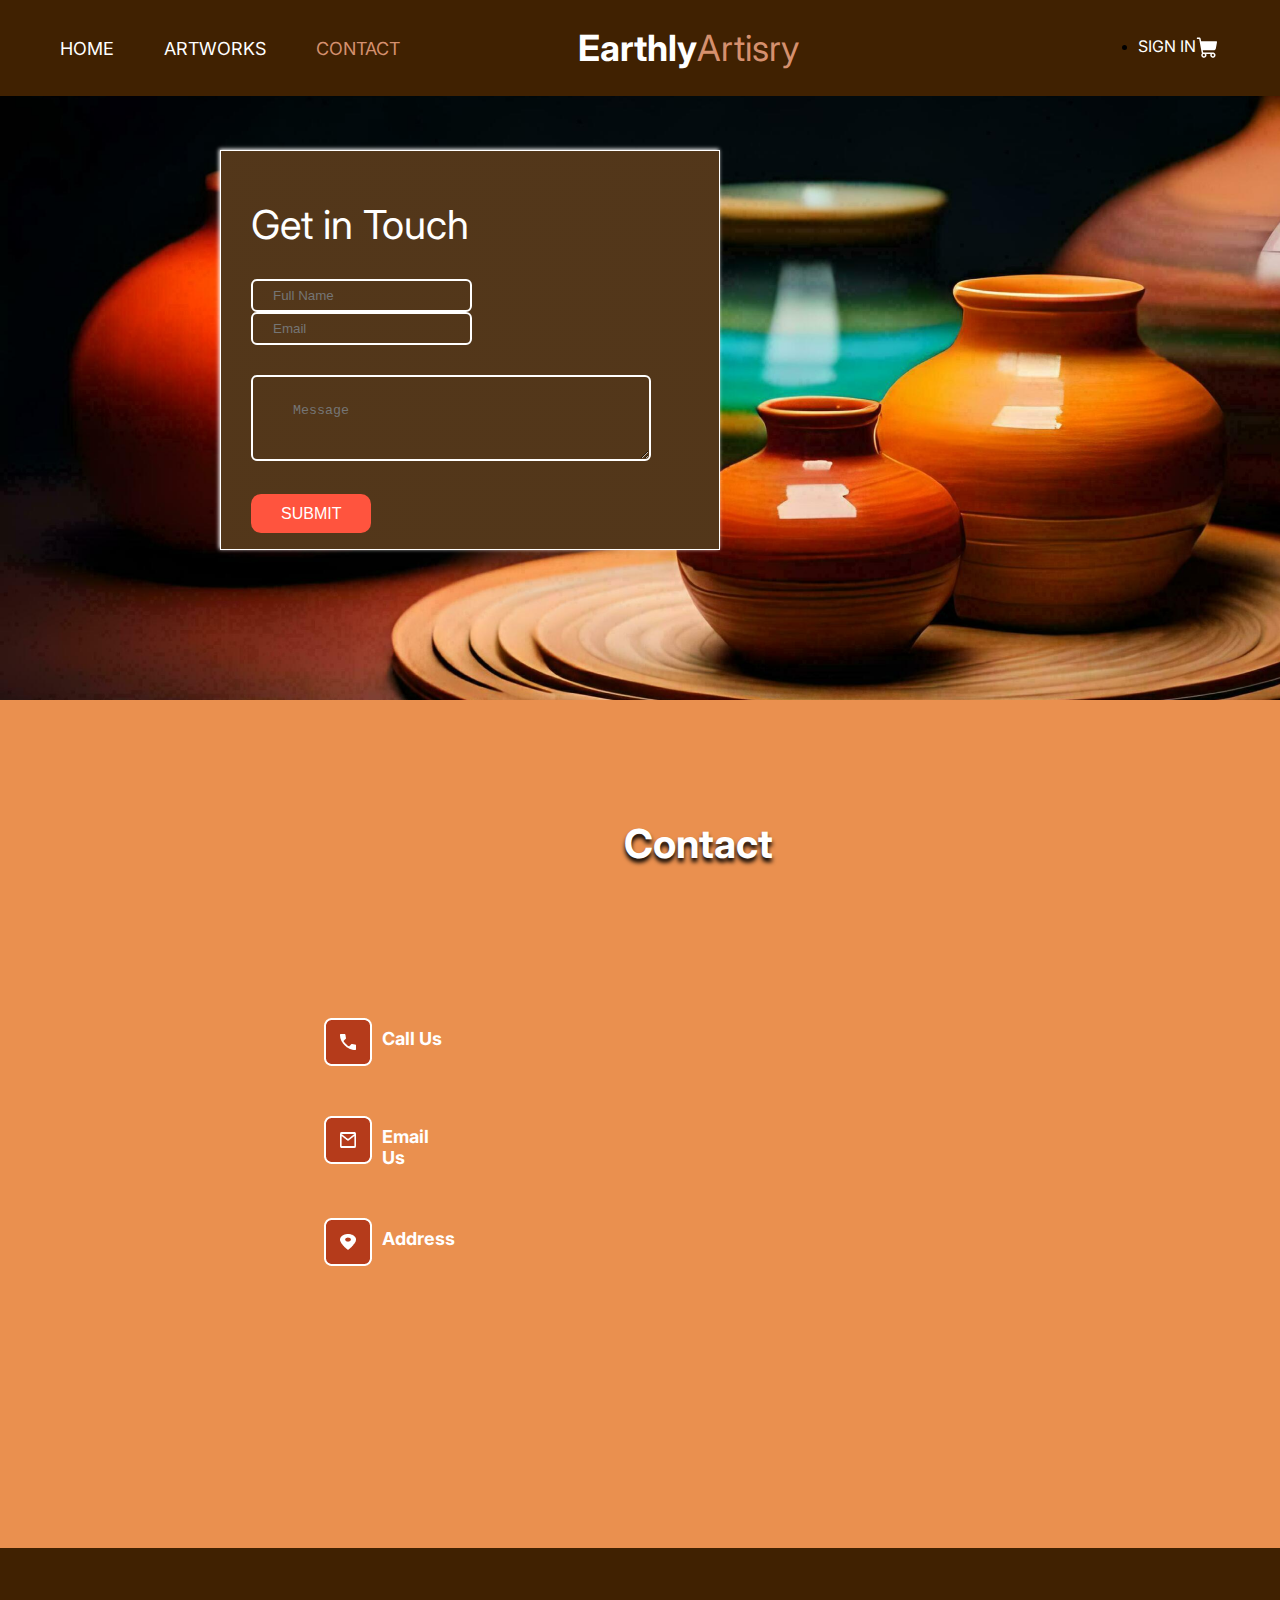
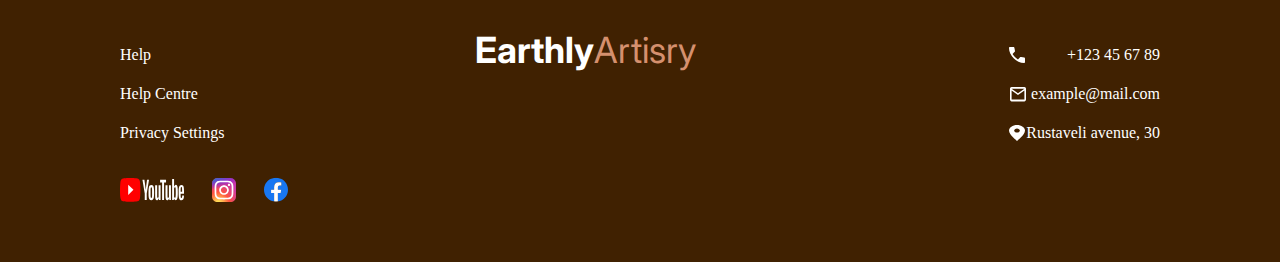
<file: contact.html>
<!DOCTYPE html>
<html lang="en">
<head>
    <meta charset="UTF-8">
    <meta name="viewport" content="width=device-width, initial-scale=1.0">
    <title>Document</title>
    <link rel="stylesheet" href="css/reset.css">
    <link rel="stylesheet" href="css/style.css">
    <link rel="stylesheet" href="css/laptops.css">
    <link rel="stylesheet" href="css/mobiles.css">
    <link rel="stylesheet" href="css/tablets.css">
    <link rel="stylesheet" href="index.html">
    <link rel="stylesheet" href="artworks.html">
    <link rel="preconnect "href="https://fonts.googleapis.com">
    <link rel="preconnect" href="https://fonts.gstatic.com" crossorigin>
    <link href="https://fonts.googleapis.com/css2?family=Inter&display=swap" rel="stylesheet">
    <script src="script.js"></script>
</head>

<body>
    <main>
        <div class="main-cont">


    
<!-- <header -->

    <header class="divheader">
            <nav class="div1">
                <ul class="ulcl">
                    <li><a class="home" href="index.html">HOME</a></li>
                    <li><a class="home" href="artworks.html">ARTWORKS</a></li>
                    <li><a class="home act" href="contact.html">CONTACT</a></li>
                </ul>
            </nav>

            <div>
                <div class="burger-menu">
                    <div class="line line1"></div>
                    <div class="line line2"></div>
                    <div class="line line3"></div>
                </div>
                <div class="responsive-nav">
                    <li><a class="home" href="index.html">HOME</a></li>
                    <li><a class="home" href="artworks.html">ARTWORKS</a></li>
                    <li><a class="home" href="contact.html">CONTACT</a></li>
                </div>
            </div>
        
           <div> <a href="index.html" class="div2">
                <h2 class="earthly">Earthly</h2>
                <h2 class="artisry">Artisry</h2> </a>
            </div>
          
            <div class="div3">
                <li><a class="signin" id="signInLabel" href="signin.html">SIGN IN</a></li>
                <img src="images/ph_shopping-cart-fill.svg" alt="" class="kalata">
            </div>
    
        

    </header>


<!--section1-->

  <section class="contact_section1">
                
            <form class="form-box">
                <h5 class="touch">Get in Touch</h5>
               <div class="flex_input">
                <input class="name-class" type="text" id="user-name" name="NAME" placeholder="Full Name">
                <input class="name-class" name="email" type="email" id="email" name="EMAIL" placeholder="Email"> 
               </div>
                <textarea class="message" type="text" id="message" name="MESSAGE"
                placeholder="Message"></textarea>
                <button class="send-button" type="submit">SUBMIT</button>
            </form>
    </section>

             <!-- map -->
            <section class="map_section">
            
                     <h5 class="contact_h5 section4_title" id="contact">Contact</h5>

                    <div class="contact_cont">
                        <div class="conts">
                        <div class="column">
                            <div class="icons"> 
                                <a  href="tel: 123 45 67  89">
                                        <div class="kkk">
                                            <img class="icon_img icn" src="images/Frame 119.png" alt="">
                                            <p class="icn_p">Call Us</p>        
                                        </div>
                                </a>
                            </div>
                            <div class="icons"> <a  href="https://accounts.google.com/InteractiveLogin/signinchooser?continue=https%3A%2F%2Fmail.google.com%2Fmail%2Fu%2F0%2F&emr=1&followup=https%3A%2F%2Fmail.google.com%2Fmail%2Fu%2F0%2F&osid=1&passive=1209600&service=mail&ifkv=ASKXGp0BXQyYtgyQiKJaqkFNKyDBZNW6aMoyQOkHJE1knopTP3hNoFN_vfTQtIPQwAp3-dxJ_UncAA&theme=glif&flowName=GlifWebSignIn&flowEntry=ServiceLogin" target="_blank">
                                <div class="kkk">
                                <img class="icon_img icn" src="images/Frame 118.png" alt="">
                                <p class="icn_p">Email Us</p>        </div>
                                    </a>
                            </div>
                        
                            <div class="icons"> <a  href="https://www.google.com/maps/place/Opera+and+Ballet+Theater+of+Tbilisi/@41.700844,44.795904,16z/data=!4m6!3m5!1s0x40440cdda1d2d4d7:0xe30fd49502a2dd79!8m2!3d41.7008441!4d44.7959037!16s%2Fm%2F03ycnny?hl=en&entry=ttu" target="_blank">
                                    <div class="kkk">
                                    <img class="icon_img icn" src="images/Frame 117.png" alt="">
                                    <p class="icn_p">Address</p>        </div>
                                    </a>
                            </div>
                        </div>

                            <iframe class="map" src="https://www.google.com/maps/embed?pb=!1m18!1m12!1m3!1d2978.9115975853315!2d44.79332877589547!3d41.700844071261756!2m3!1f0!2f0!3f0!3m2!1i1024!2i768!4f13.1!3m3!1m2!1s0x40440cdda1d2d4d7%3A0xe30fd49502a2dd79!2sOpera%20and%20Ballet%20Theater%20of%20Tbilisi!5e0!3m2!1sen!2sge!4v1705153475876!5m2!1sen!2sge" width="600" height="450" style="border:0;" allowfullscreen="" loading="lazy" referrerpolicy="no-referrer-when-downgrade"></iframe>

                        </div>           
                                
                </div>
            </section>

<!-- footer -->
<footer>
        
    <div>
        <ul class="footer_ul">
            <a  href=""> <li>Help</li></a>  
            <a  href=""> <li>Help Centre</li></a> 
            <a  href=""><li>Privacy Settings</li></a>
        </ul>

        <div class="socials">
            <a href="https://www.youtube.com/" target="_blank">  <img  src="images/logos_youtube.svg" alt=""></a>

            <a href="https://www.instagram.com/" target="_blank"><img src="images/skill-icons_instagram.svg" alt=""></a>

            <a href="https://www.facebook.com/" target="_blank"><img src="images/logos_facebook.svg" alt=""></a>

        </div>
    </div>

    <div> <a href="index.html" class="div2 di2_2">
        <h2 class="earthly">Earthly</h2>
        <h2 class="artisry">Artisry</h2> </a>
    </div>
    <div class="icons_class">
        <div class="icons">
            <img class="icon_img" src="images/Frame 130.svg" alt="">
            <p>+123 45 67 89</p>
        </div>
        <div class="icons">
            <img class="icon_img" src="images/Frame 129.svg" alt="">
            <p>example@mail.com</p>
        </div>
        <div class="icons">
            <img class="icon_img" src="images/Frame 128.svg" alt="">
            <p>Rustaveli avenue, 30</p>
        </div>

    </div>
</footer>   

        </div>
    </main>
    <script src="ind.js"></script>
    
</body>
</html>
</file>
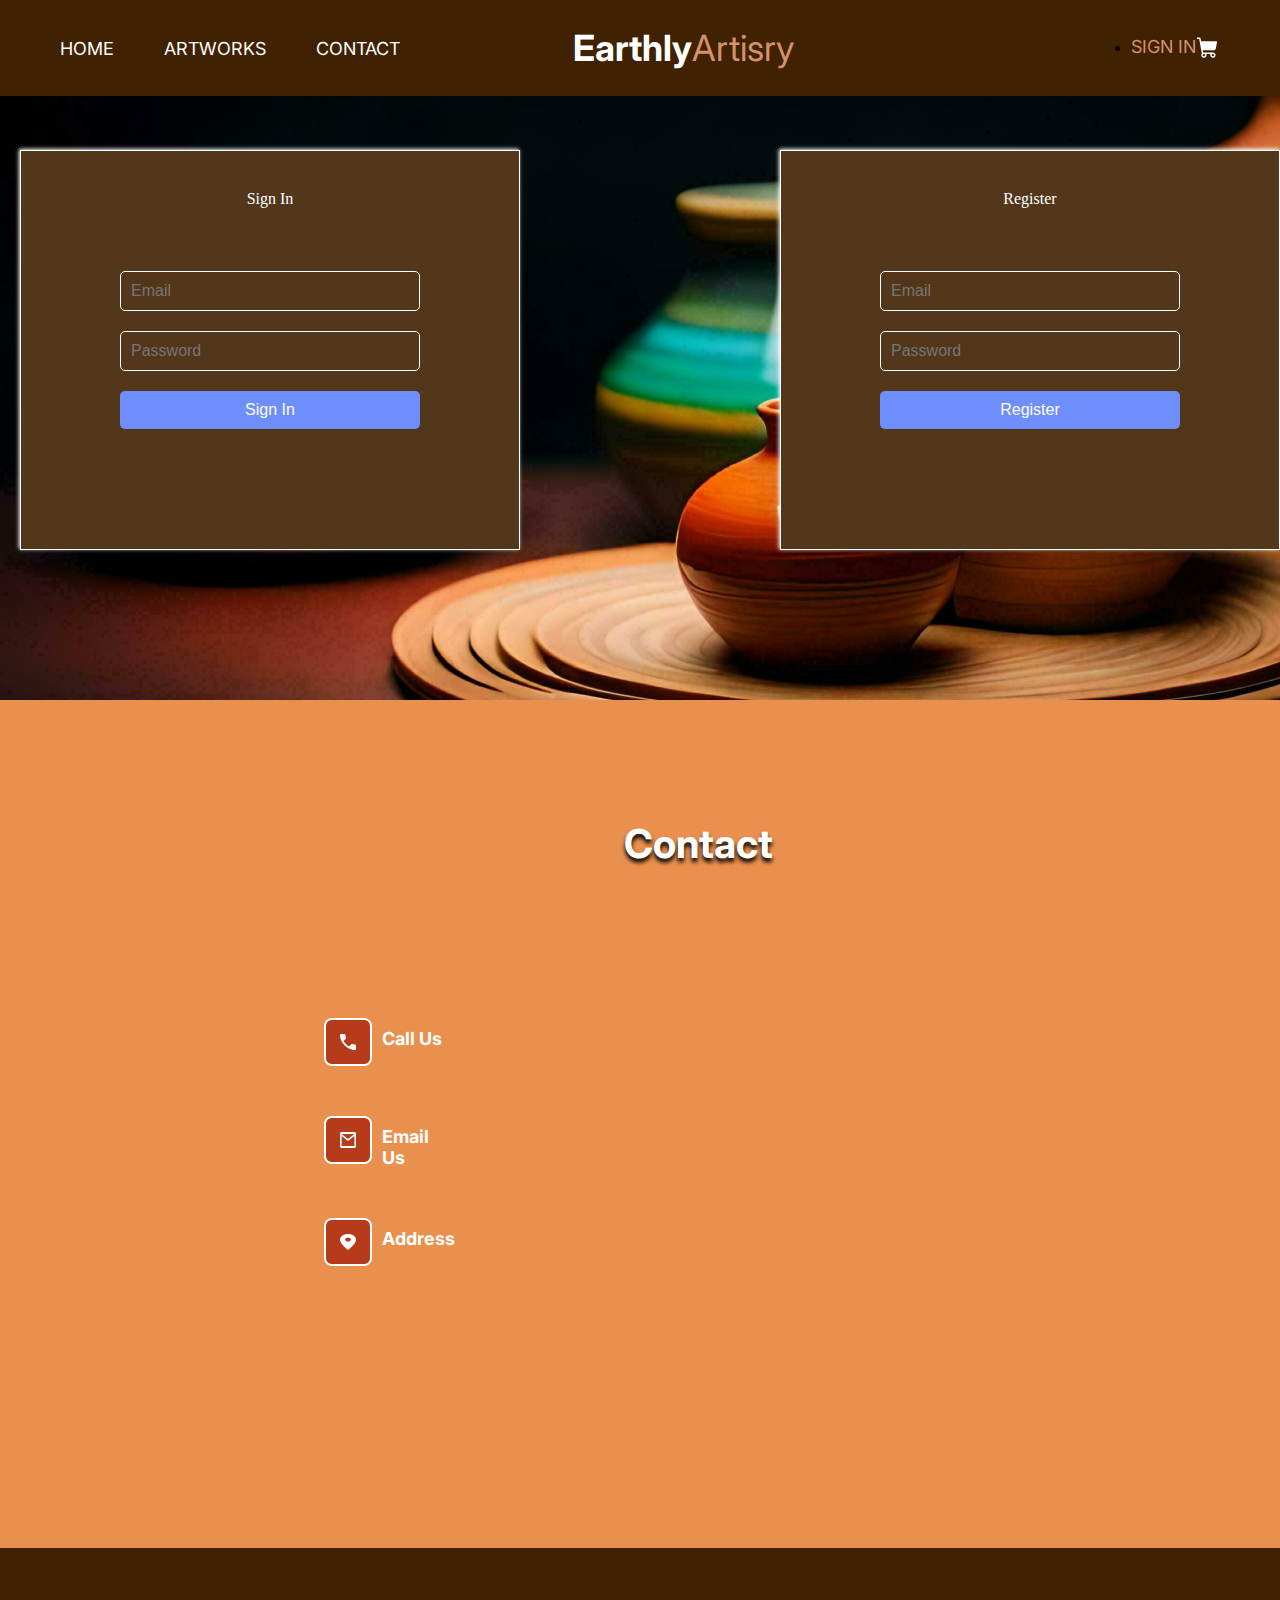
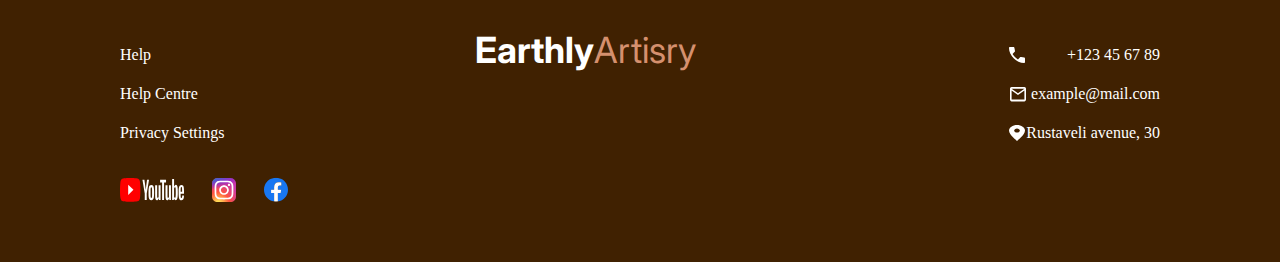
<file: signin.html>
<!DOCTYPE html>
<html lang="en">

<head>
    <meta charset="UTF-8">
    <meta name="viewport" content="width=device-width, initial-scale=1.0">
    <title>Sign In</title>
    <link rel="stylesheet" href="css/reset.css">
    <link rel="stylesheet" href="css/style.css">
    <link rel="stylesheet" href="css/style1.css">
    <link rel="stylesheet" href="css/laptops.css">
    <link rel="stylesheet" href="css/mobiles.css">
    <link rel="stylesheet" href="css/tablets.css">
    <link rel="stylesheet" href="index.html">
    <link rel="stylesheet" href="contact.html">
    <link rel="preconnect " href="https://fonts.googleapis.com">
    <link rel="preconnect" href="https://fonts.gstatic.com" crossorigin>
    <link href="https://fonts.googleapis.com/css2?family=Inter&display=swap" rel="stylesheet">
</head>
<header class="divheader">
    <nav class="div1">
        <ul class="ulcl">
            <li><a class="home " href="index.html">HOME</a></li>
            <li><a class="home" href="artworks.html">ARTWORKS</a></li>
            <li><a class="home" href="contact.html">CONTACT</a></li>
        </ul>
    </nav>
    <div>
        <div class="burger-menu">
            <div class="line line1"></div>
            <div class="line line2"></div>
            <div class="line line3"></div>
        </div>
        <div class="responsive-nav">
            <li><a class="home" href="index.html">HOME</a></li>
            <li><a class="home" href="artworks.html">ARTWORKS</a></li>
            <li><a class="home" href="contact.html">CONTACT</a></li>
        </div>
    </div>

    <div> <a href="index.html" class="div2">
            <h2 class="earthly">Earthly</h2>
            <h2 class="artisry">Artisry</h2>
        </a>
    </div>

    <div class="div3">
        <li><a class="signin act" id="signInLabel" href="signin.html">SIGN IN</a></li>
        <img src="images/ph_shopping-cart-fill.svg" alt="" class="kalata">
    </div>




</header>

<body>


    <div class="contact_section1">
        <div class="form-container">
            <h2>Sign In</h2>
            <form id="signInForm">
                <div class="form-group">
                    <input type="email" class="form-input" id="email" name="email" placeholder="Email" required>
                </div>
                <div class="form-group">
                    <input type="password" class="form-input" id="password" name="password" placeholder="Password"
                        required>
                </div>
                <button type="submit">Sign In</button>
            </form>
        </div>

        <div class="form-container">
            <h2>Register</h2>
            <form id="registerForm">
                <div class="form-group">
                    <input type="email" class="form-input" id="reg_email" name="reg_email" placeholder="Email" required>
                </div>
                <div class="form-group">
                    <input type="password" class="form-input" id="reg_password" name="reg_password"
                        placeholder="Password" required>
                </div>
                <button type="submit">Register</button>
            </form>
        </div>

    </div>

    <!-- map -->
    <section class="map_section">

        <h5 class="contact_h5 section4_title" id="contact">Contact</h5>

        <div class="contact_cont">
            <div class="conts">
                <div class="column">
                    <div class="icons">
                        <a href="tel: 123 45 67  89">
                            <div class="kkk">
                                <img class="icon_img icn" src="images/Frame 119.png" alt="">
                                <p class="icn_p">Call Us</p>
                            </div>
                        </a>
                    </div>
                    <div class="icons"> <a
                            href="https://accounts.google.com/InteractiveLogin/signinchooser?continue=https%3A%2F%2Fmail.google.com%2Fmail%2Fu%2F0%2F&emr=1&followup=https%3A%2F%2Fmail.google.com%2Fmail%2Fu%2F0%2F&osid=1&passive=1209600&service=mail&ifkv=ASKXGp0BXQyYtgyQiKJaqkFNKyDBZNW6aMoyQOkHJE1knopTP3hNoFN_vfTQtIPQwAp3-dxJ_UncAA&theme=glif&flowName=GlifWebSignIn&flowEntry=ServiceLogin"
                            target="_blank">
                            <div class="kkk">
                                <img class="icon_img icn" src="images/Frame 118.png" alt="">
                                <p class="icn_p">Email Us</p>
                            </div>
                        </a>
                    </div>

                    <div class="icons"> <a
                            href="https://www.google.com/maps/place/Opera+and+Ballet+Theater+of+Tbilisi/@41.700844,44.795904,16z/data=!4m6!3m5!1s0x40440cdda1d2d4d7:0xe30fd49502a2dd79!8m2!3d41.7008441!4d44.7959037!16s%2Fm%2F03ycnny?hl=en&entry=ttu"
                            target="_blank">
                            <div class="kkk">
                                <img class="icon_img icn" src="images/Frame 117.png" alt="">
                                <p class="icn_p">Address</p>
                            </div>
                        </a>
                    </div>
                </div>

                <iframe class="map"
                    src="https://www.google.com/maps/embed?pb=!1m18!1m12!1m3!1d2978.9115975853315!2d44.79332877589547!3d41.700844071261756!2m3!1f0!2f0!3f0!3m2!1i1024!2i768!4f13.1!3m3!1m2!1s0x40440cdda1d2d4d7%3A0xe30fd49502a2dd79!2sOpera%20and%20Ballet%20Theater%20of%20Tbilisi!5e0!3m2!1sen!2sge!4v1705153475876!5m2!1sen!2sge"
                    width="600" height="450" style="border:0;" allowfullscreen="" loading="lazy"
                    referrerpolicy="no-referrer-when-downgrade"></iframe>

            </div>

        </div>
    </section>

    <!-- footer -->
    <footer>

        <div>
            <ul class="footer_ul">
                <a href="">
                    <li>Help</li>
                </a>
                <a href="">
                    <li>Help Centre</li>
                </a>
                <a href="">
                    <li>Privacy Settings</li>
                </a>
            </ul>

            <div class="socials">
                <a href="https://www.youtube.com/" target="_blank"> <img src="images/logos_youtube.svg" alt=""></a>

                <a href="https://www.instagram.com/" target="_blank"><img src="images/skill-icons_instagram.svg"
                        alt=""></a>

                <a href="https://www.facebook.com/" target="_blank"><img src="images/logos_facebook.svg" alt=""></a>

            </div>
        </div>

        <div> <a href="index.html" class="div2 di2_2">
                <h2 class="earthly">Earthly</h2>
                <h2 class="artisry">Artisry</h2>
            </a>
        </div>
        <div class="icons_class">
            <div class="icons">
                <img class="icon_img" src="images/Frame 130.svg" alt="">
                <p>+123 45 67 89</p>
            </div>
            <div class="icons">
                <img class="icon_img" src="images/Frame 129.svg" alt="">
                <p>example@mail.com</p>
            </div>
            <div class="icons">
                <img class="icon_img" src="images/Frame 128.svg" alt="">
                <p>Rustaveli avenue, 30</p>
            </div>

        </div>
    </footer>
    <script src="script.js"></script>
</body>

</html>
</file>
<file: css/style.css>
.main-cont {
    background-color: #FAFAFA;
    margin: 0 auto;
    max-width: 1440px;
    width: 100%;
}

/* header */
header {
    position: fixed;
    height: 96px;
    margin: 0 auto;
    max-width: 1440px;
    width: 100%;
    display: flex;
    padding: 16px 60px;
    justify-content: space-between;
    align-items: center;
    background: #402101;
    z-index: 5000;

}

.ulcl li {
    color: #FFF;
    font-family: Inter;
    font-size: 18px;
    font-style: normal;
    font-weight: 400;
    line-height: normal;

}

.ulcl {
    display: flex;
    column-gap: 50px;
}

.ulcl li :hover {
    color: #c75555;
    font-size: 20px;
}

.ulcl li .active {
    color: #D5906E;
}

.ulcl ul {
    display: flex;

}

.home {
    color: #FFF;
    font-family: Inter;
    font-size: 18px;
    font-style: normal;
    font-weight: 400;
    line-height: normal;
}


.earthly {
    color: #FFF;
    font-family: Inter;
    font-size: 36px;
    font-style: normal;
    font-weight: 700;
    line-height: normal;
}

.artisry {
    color: #D5906E;
    font-family: Inter;
    font-size: 36px;
    font-style: normal;
    font-weight: 400;
    line-height: normal;
}

.div2 {
    display: flex;
    margin-right: 250px;
}


.signin {
    color: #FFF;
    font-family: Inter;
    font-size: 16px;
    font-style: normal;
    font-weight: 400;
    line-height: normal;
}


.div3 {
    display: flex;
}


.di2_2 {
    margin-left: 100px;
}

/* .section1 */
.section1 {

    width: 100%;
    height: 700px;
}


.image-container {
    position: relative;
}

.cover {
    width: 100%;
    height: 700px;
}

.text_container {

    position: absolute;
    top: 50%;
    left: 50%;
    transform: translate(-50%, -50%);
    color: white;
    font-size: 24px;
    font-weight: bold;
    text-align: center;

}

.text1 {
    color: #FFF;
    text-shadow: 4px 4px 2px #581504;
    font-family: Inter;
    font-size: 40px;
    font-style: normal;
    font-weight: 700;
    line-height: 48px;
}

.button1 {
    border-radius: 10px;
    border: 2px solid #B53B1B;
    background: #FFF;
    box-shadow: 0px 4px 4px 0px #581504;
    display: flex;
    width: 168px;
    height: 48px;
    padding: 12px 90px;
    justify-content: center;
    align-items: center;
    flex-shrink: 0;
    position: absolute;
    margin-left: 150px;
    margin-top: 50px;
}


.button1 :hover {
    width: 160px;
    height: 40px;
    color: #000;


}

.span1 {
    color: #B53B1B;
    font-family: Inter;
    font-size: 16px;
    font-style: normal;
    font-weight: 400;
    line-height: 24px;
}

/* section 2 */
.section2 {
    width: 100%;
    height: 664px;
    padding: 120px 426px;
    background: #EA904F;
}

.img_cont_section {
    display: grid;
    grid-template-columns: 200px 200px;
    column-gap: 100px;
    row-gap: 100px;
}

.divcard1 .divcard2 .divcard3 .divcard4 {
    position: relative;
}


.card_text {
    position: absolute;
    background-color: #FFF;
    padding: 8px 30px;
    ;
    border-radius: 8px;
    margin-top: -120px;
    margin-left: 40px;
    color: #B53B1B;
    font-family: Inter;
    font-size: 18px;
    font-style: normal;
    font-weight: 700;
    line-height: 26px;
}



/* section3 */

.main {
    display: flex;
    justify-content: center;
    column-gap: 56px;
}

.section3 {
    width: 100%;
    height: 642px;
    background: #402101;
}


.latest_products {
    color: #FFF;
    font-family: Inter;
    font-size: 40px;
    font-style: normal;
    font-weight: 700;
    line-height: 48px;
    padding: 100px 500px;
}



.div_same {
    border-radius: 8px;
    background: #FFF;
    display: inline-block;
    display: flex;
    width: 282px;
    padding: 16px;
    flex-direction: column;
    justify-content: center;
    align-items: flex-start;
    gap: 16px;
}


.product_title {
    color: #B53B1B;
    font-family: Inter;
    font-size: 18px;
    font-style: normal;
    font-weight: 700;
    line-height: 26px;
}

.PRICE {
    color: #B53B1B;
    font-family: Inter;
    font-size: 16px;
    font-style: normal;
    font-weight: 400;
    line-height: 19px;
}

.price {
    display: flex;
    column-gap: 150px;
}


.ADD_button {
    border-radius: 8px;
    background: #B53B1B;
    color: #FFF;
    font-family: Inter;
    font-size: 12px;
    font-style: normal;
    font-weight: 400;
    line-height: 20px;
    padding: 5px 10px;
}

.div_same:hover {
    background: #dd9a9a;
}

.ADD_button:hover {
    background: #b34b31;

}

/* .section4 */

.section4 {
    background-image: url("../images/cover2.png");
    width: 100%;
    height: 650px;
}


.cover2title {
    color: #FFF;
    text-shadow: 0px 4px 4px #402101;
    font-family: Inter;
    font-size: 40px;
    font-style: normal;
    font-weight: 700;
    line-height: normal;
    padding: 300px 420px;
}

.search {
    display: flex;
    z-index: 1000;
    margin-top: -250px;
    margin-left: 470px;
}

.search .inp {
    border-radius: 10px 0px 0px 10px;
    background: #D5906E;
    color: #FFF;
    font-family: Inter;
    font-size: 16px;
    font-style: normal;
    font-weight: 400;
    line-height: normal;
    padding: 10px 30px;
    border: none;
}


.search button {
    border-radius: 0px 10px 10px 0px;
    background: #FFF;
    color: #402101;
    font-family: Inter;
    font-size: 18px;
    font-style: normal;
    font-weight: 400;
    line-height: 22px;
    padding: 10px;
    border: none;

}

.search button:hover {
    border-radius: 0px 10px 10px 0px;
    background: #bb5252;
    color: #402101;
    font-family: Inter;
    font-size: 18px;
    font-style: normal;
    font-weight: 400;
    line-height: 22px;
}

/* footer */

footer {
    background: #402101;
    height: 314px;
    display: flex;
    padding: 80px 120px;
    justify-content: space-between;
}

.footer_ul li {
    color: #FFF;
    font-family: Rubik;
    font-size: 16px;
    font-style: normal;
    font-weight: 300;
    line-height: 24px;
    margin-top: 15px;
}


.icons {
    display: flex;
    justify-content: space-between;
    margin-top: 15px;
    color: #FFF;
    font-family: Rubik;
    font-size: 16px;
    font-style: normal;
    font-weight: 300;
    line-height: 24px;
}

.socials {
    margin-top: 32px;
}

.socials img {
    margin-right: 24px;
}




.act {
    color: #D5906E;
    font-family: Inter;
    font-size: 18px;
    font-style: normal;
    font-weight: 400;
    line-height: normal;
}


/* artworks page */
.contact_section1 {
    background-image: url("../images/contact_cover1.png");
    width: 100%;
    height: 550px;
    padding-left: 20px;
}

/* .artworks_section2 */
.artworks_section2 {
    width: 100%;
    padding: 120px;
    display: flex;
    flex-direction: column;
    justify-content: center;
    align-items: center;
    background: #EA904F;
    row-gap: 72px;
}

.shopall {
    color: #FFF;
    font-family: Inter;
    font-size: 40px;
    font-style: normal;
    font-weight: 700;
    line-height: 48px;

}

.sort_container {
    width: 100%;
    display: flex;
    justify-content: space-between;
    align-items: center;
}


.flex_class {
    display: flex;
    flex-wrap: wrap;
    column-gap: 24px;
    row-gap: 40px;
}

.artworks_card {
    display: flex;
    flex: 1 1 384px;
    padding: 16px;
    flex-direction: column;
    justify-content: center;
    border-radius: 8px;
    background: #FFF;

}

#four {
    display: block;
}

.artworks_card_img {
    width: 100%;
    height: 224px;
    object-fit: cover;
}

.product_name {
    color: #B53B1B;
    font-family: Inter;
    font-size: 18px;
    font-style: normal;
    font-weight: 700;
    line-height: 26px;
    margin-top: 16px;
    margin-bottom: 8px;
}

.artworks_price {
    display: flex;
    justify-content: space-between;
}

.artworks_PRICE {
    color: #B53B1B;
    font-family: Inter;
    font-size: 16px;
    font-style: normal;
    font-weight: 400;
    line-height: 19px;
}


.icon {
    background-color: #B53B1B;
    border: none;
    width: 40px;
    height: 40px;
    border-radius: 5px;
}

.icon :hover {
    background-color: #2c0e07;

}

.icon svg {
    width: 100%;
    height: 100%;
}

.pages {
    display: flex;

}

.pages span {
    border: 2px solid #FFF;
    color: #FFF;
    display: flex;
    width: 56px;
    padding: 17px 0px;
    justify-content: center;
    align-items: center;
}

.one {
    background: #B53B1B;
}



/* contact.section */

.contact_section1 {
    background-image: url("../images/contactcover.png");
    width: 100%;
    height: 700px;
    padding-top: 150px;

}

.contact_search button {
    border-radius: 0px 10px 10px 0px;
    background: #B53B1B;
    height: 56px;
    padding: 15px 53px 15px 54px;
    justify-content: center;
    align-items: center;
    color: #FFF;
    font-family: Inter;
    font-size: 18px;
    font-style: normal;
    font-weight: 400;
    line-height: 26px;
}

.contact_search button:hover {

    background: #ff3f0f;

}


/* form */

.form-box {
    background-color: #B53B1B;
    padding: 150px 30px;
    margin-left: 200px;
    width: 500px;
    height: 400px;
    background: linear-gradient(0deg, rgba(64, 33, 1, 0.9), rgba(64, 33, 1, 0.9)),
        linear-gradient(0deg, #FFFFFF, #FFFFFF);
    box-shadow: -1px -1px 4px 0px #FFFFFF;
    border: 1px solid #FFFFFF
}

.touch {
    margin-top: -100px;
    font-family: Inter;
    font-size: 40px;
    font-weight: 400;
    line-height: 48px;
    letter-spacing: 0em;
    text-align: left;
    color: #FFFFFF;
}

.name-class {
    border: 2px solid #FFFFFF;
    color: #FFFFFF;
    padding: 7px 20px;
    border-radius: 6px;
    background: transparent;
}

textarea {
    padding: 26px 40px;
    border-radius: 6px;
    background: transparent;
    border: 2px solid #FFFFFF;
    width: 400px;
    margin-top: 30px;



}

.flex_input {
    margin-top: 30px;
}

.send-button {
    margin-top: 30px;
    padding: 10px 30px;
    font-size: 16px;
    line-height: 19px;
    border: none;
    border-radius: 10px;
    background: #FF543E;
    color: #FFF;
}


.send-button:hover {
    background: #e76363;

}


/* map */
.map_section {
    width: 100%;
    height: 848px;
    padding: 120px 324px;
    justify-content: center;
    align-items: center;
    background: #EA904F;
}

iframe {
    width: 792px;
    height: 408px;
    animation: bounce 3s infinite;


}

.contact_h5 {
    color: #FFF;
    text-shadow: 0px 4px 4px #000;
    font-family: Inter;
    font-size: 40px;
    font-style: normal;
    font-weight: 700;
    line-height: 48px;
    margin-left: 300PX;
    margin-bottom: 100px;
}

.conts {
    display: flex;
}

.kkk {
    display: flex;
}


.icn {
    width: 48px;
    height: 48px;
    margin-top: 35px;
}

.icn_p {
    margin-top: 45px;
    color: #FFF;
    font-family: Inter;
    font-size: 18px;
    font-style: normal;
    font-weight: 700;
    line-height: normal;
    margin-left: 10px;
}

.column {
    margin-right: 140px;
}


@keyframes bounce {

    0%,
    20%,
    50%,
    80%,
    100% {
        transform: translateY(0);
    }

    40% {
        transform: translateY(-30px);
    }

    60% {
        transform: translateY(-30px);
    }

}

/* burger */
.responsive-nav {
    display: flex;
    flex-direction: column;
    background-color: #B53B1B;
    padding: 40px;
    text-align: center;
    border-radius: 20px;
    display: none;
    z-index: 20000;
    position: relative;
    left: 230%;
    width: 300px;
}

.responsive-nav.active {
    display: block;
}

.responsive-nav li {
    list-style: none;
    font-size: 30px;
    margin-bottom: 5px;
}

.responsive-nav a {
    color: #fafafa;
}

.burger-menu div {
    width: 30px;
    height: 4px;
    background-color: #ffffff;
    margin-bottom: 10px;
}

.active .line2 {
    display: none;

}

.active .line1 {
    transform: translate(-50%, -50%) rotate(-50deg);
    width: 40px;
    margin-top: 30px;

}

.active .line3 {
    transform: translate(-50%, -50%) rotate(50deg);
    width: 40px;
    margin-top: -13px;
}

.line {
    transition: all 0.5s linear;

}

.burger-menu {
    display: none;
    margin-top: 20px;
}

/* style.css */

/* Add your existing styles here */

/* Responsive Styles */

/* Adjustments for smaller screens */
@media (max-width: 1024px) {

    /* Example of responsive adjustments */
    .section1 {
        height: 600px;
        /* Adjust height for smaller screens */
    }

    .section2 {
        padding: 200px 20px;
        /* Adjust padding for smaller screens */
    }

    /* Add more responsive adjustments as needed */
}

/* Adjustments for even smaller screens */
@media (max-width: 744px) {

    /* Example of additional responsive adjustments */
    .section1 {
        height: 400px;
        /* Further adjust height for smaller screens */
    }

    .section2 {
        padding: 100px 10px;
        /* Further adjust padding for smaller screens */
    }

    /* Add more adjustments for smaller screens */
}
</file>
<file: css/laptops.css>
/* laptops.css */

/* Add your existing laptop styles here */

/* Adjustments for smaller screens */
@media (max-width: 744px) {

    /* Example of adjustments for smaller screens */
    .form-box {
        margin-left: 50px;
        /* Adjust margin for smaller screens */
    }

    /* Add more adjustments for smaller screens */
}

@media (max-width: 1024px) {
    .text_container {
        top: 20%;
    }

    .section1 {
        margin-bottom: -400px;
    }

    .section2 {
        width: 100%;
        height: 704px;
        padding: 430px 126px;
        background: #EA904F;
    }


    .latest_products {
        padding: 100px 300px;
    }

    .cover2title {
        padding: 300px 220px;

    }

    .search {
        display: flex;
        z-index: 1000;
        margin-top: -250px;
        margin-left: 270px;
    }

    .contact_section1 {
        padding-left: 10px;
    }

    .map_section {

        padding: 120px 134px;
    }

    footer {

        height: 414px;

    }

    .div2 {
        margin-left: 20px;
    }

    .di2_2 {
        margin-left: 80px;
    }

    .section3 {

        overflow: scroll;
    }
}
</file>
<file: css/mobiles.css>
/* mobiles.css */

/* Add your existing mobile styles here */

/* Adjustments for tablets */
@media (max-width: 744px) {

    /* Example of adjustments for smaller screens */
    .text_container {
        top: 20%;
        /* Adjust positioning for smaller screens */
        left: 40%;
        /* Adjust positioning for smaller screens */
    }

    /* Add more adjustments for smaller screens */
}

@media (max-width: 480px) {
    .button1 {

        margin-left: 60px;
    }

    .img_cont_section {
        display: grid;
        grid-template-columns: 200px 200px;
        column-gap: 20px;
        row-gap: 20px;
    }

    .img_cont_section img {
        width: 130px;
    }

    header {
        padding-right: 10px;
    }

    .section2 {
        width: 100%;
        height: 604px;
        padding: 200px 20px;
    }

    .card_text {

        padding: 3px 10px;
        ;
        border-radius: 8px;
        margin-top: -80px;
        margin-left: 8px;

        font-family: Inter;
        font-size: 12px;

    }


    .cover2title {
        color: #FFF;
        text-shadow: 0px 4px 4px #402101;
        font-family: Inter;
        font-size: 40px;
        font-style: normal;
        font-weight: 700;
        line-height: normal;
        padding: 60px 50px;
        margin-right: 200px;
    }


    footer {
        padding: 80px 50px;
    }

    .di2_2 {
        margin-left: 10px;
    }

    #search {

        margin-left: 80px;
    }


    .search .inp {
        width: 200px;

    }

    .sort_container {

        display: block;
        padding: 20px;

    }

    .shopall {
        margin-bottom: 30px;
    }

    #four {
        display: none;
    }

    iframe {
        width: 300px;
        height: 208px;


    }

    .form-box {

        width: 300px;
        height: 480px;

    }

    textarea {

        width: 200px;
        margin-top: 30px;



    }

}


@media (max-width: 320px) {
    .div2 {
        display: block;
    }

    .cover {
        width: 100%;
        height: 460px;
    }

    .button1 {

        margin-left: 30px;
    }

    .img_cont_section img {
        width: 120px;
    }


    .section2 {
        width: 100%;
        height: 604px;
        padding: 100px 10px;
    }


    .img_cont_section {
        display: grid;
        grid-template-columns: 90px 90px;
        column-gap: 50px;
        row-gap: 50px;

    }

    .latest_products {
        margin-left: -60px;
    }


    .cover2title {

        margin-left: -40px;
    }

    .sort_container {
        margin-right: 100px;
    }

    .shopall {
        color: #FFF;
        font-family: Inter;
        font-size: 30px;
        font-style: normal;
        font-weight: 700;
        line-height: 48px;

    }

    .artworks_card {
        display: flex;
        flex: 1 1 204px;
        padding: 16px;
        flex-direction: column;
        justify-content: center;
        border-radius: 8px;
        background: #FFF;

    }

    .artworks_card img {
        width: 200px;
        height: 204px;
        object-fit: cover;
    }

    #three {
        display: none;
    }

    #last {
        display: none;
    }

    #two {
        display: none;
    }

    .map {
        width: 200px;
        height: 208px;



    }

    .form-box {

        width: 230px;
        height: 480px;

    }

    textarea {

        width: 150px;
        margin-top: 30px;
    }

    .name-class {
        width: 150px;
    }

    .icn {
        width: 30px;
        height: 30px;
        margin-top: 35px;

    }




    .contact_h5 {

        font-size: 25px;
    }

    .div_same img {
        width: 100px;
    }

    .div_same {
        width: 150px;
    }

    .ADD_button {
        display: none;
    }

    #search {

        margin-left: 40px;
    }


    .search .inp {
        width: 120px;

    }
}
</file>
<file: css/tablets.css>
/* tablets.css */

/* Add your existing tablet styles here */

/* Adjustments for tablets */
@media (max-width: 1024px) {

    /* Example of adjustments for tablets */
    .map_section {
        padding: 120px 134px;
        /* Adjust padding for tablets */
    }

    /* Add more adjustments for tablets */
}

@media (max-width:744px) {

    .text_container {
        top: 20%;
        left: 40%;
    }

    .div2 {
        margin-right: 30px;
    }

    .div3 {
        margin-right: 100px;
    }

    .di2_2 {
        margin-top: 30px;
    }

    header {
        justify-content: center;

    }



    .text_container {

        top: 40%;
        left: 40%;


    }

    .section2 {
        width: 100%;
        height: 1064px;
        padding: 480px 46px;
        background: #EA904F;
    }


    .latest_products {
        padding: 100px 200px;
    }

    .cover2title {
        padding: 300px 120px;

    }

    .search {
        display: flex;
        z-index: 1000;
        margin-top: -250px;
        margin-left: 130px;
    }


    footer {
        background: #402101;
        height: 904px;
        display: block;
        padding: 80px 120px;
        justify-content: space-between;
        padding-bottom: 30px;
    }

    .form-box {

        margin-left: 50px;

    }

    .column {
        margin-right: 140px;
        display: flex;
    }

    .conts {
        display: block;


    }

    .map_section {

        padding: 120px 54px;

    }

    .contact_h5 {

        margin-left: 100PX;
        margin-bottom: 100px;
    }

    iframe {
        width: 402px;
        margin-top: 60px;

    }

    .icn_p {
        display: none;
    }

    .icn {

        margin-right: 60px;
    }

    .burger-menu {
        display: block;
    }

    .responsive-nav li {
        display: block;
    }

    .responsive-nav {
        padding: 20px;
        margin-top: 100px;
        margin-left: -200px;
    }

    .ulcl {
        display: none;
    }

    .icons p {
        display: none;

    }

    .icons_class {
        display: flex;
        column-gap: 50px;
        margin-top: 30px;
    }
}
</file>
<file: css/style1.css>
/* Add this to your existing CSS file */
/* Sign In and Register Forms */
.container {
    display: flex;
    justify-content: center;
    align-items: center;
    height: 100vh;
}


.form-group {
    margin-bottom: 20px;
}

.form-group label {
    display: block;
    margin-bottom: 5px;
    color: white;
}

.form-group input {
    width: 100%;
    padding: 10px;
    font-size: 16px;
    border: 1px solid #ccc;
    border-radius: 5px;
}

button[type="submit"] {
    width: 100%;
    padding: 10px;
    background-color: #007bff;
    color: #fff;
    border: none;
    border-radius: 5px;
    cursor: pointer;
    transition: background-color 0.3s ease;
}

button[type="submit"]:hover {
    background-color: #0056b3;
}

.contact_section1 h2 {
    color: white;
    margin-bottom: 20px;
    margin-top: -20px;
    /* Adjust this value to move the heading higher */
}

.contact_section1 {
    display: flex;
    justify-content: space-between;
    /* Aligns items with space between them */
    align-items: flex-start;
    /* Aligns items to the top */
    flex-wrap: wrap;
    /* Allows items to wrap to the next line if needed */
}

.form-container {
    position: relative;
    width: 50%;
    /* Each form container takes up half of the space */
    height: 100%;
    /* Full height */
    display: flex;
    justify-content: center;
    /* Center horizontally */
    align-items: center;
    /* Center vertically */
    padding: 30px;
    background-color: #B53B1B;
    padding: 150px 30px;
    width: 500px;
    height: 400px;
    background: linear-gradient(0deg, rgba(64, 33, 1, 0.9), rgba(64, 33, 1, 0.9)),
        linear-gradient(0deg, #FFFFFF, #FFFFFF);
    box-shadow: -1px -1px 4px 0px #FFFFFF;
    border: 1px solid #FFFFFF;
    margin-bottom: 20px;
}

.form-input {
    border: 2px solid #FFFFFF;
    color: #FFFFFF;
    padding: 7px 20px;
    border-radius: 6px;
    background: transparent;
}

/* Form styles */
.form-container form {
    max-width: 300px;
    /* Adjust form width as needed */
    width: 100%;
}

.form-group input[type="email"],
.form-group input[type="password"] {
    width: 100%;
    padding: 10px;
    font-size: 16px;
    border: 1px solid #ccc;
    border-radius: 5px;
    outline: none;
    border-color: white;
}

button[type="submit"] {
    padding: 10px 20px;
    font-size: 16px;
    background-color: #6e8efb;
    /* Example color */
    color: #fff;
    border: none;
    border-radius: 5px;
    cursor: pointer;
}

button[type="submit"]:hover {
    background-color: #556cd6;
    /* Example color */
}

/* Media query for smaller screens */
@media (max-width: 768px) {
    .contact_section1 {
        padding: 20px;
    }
}

.form-container h2 {
    color: white;
    position: absolute;
    top: 0;
    /* Place the headings at the top */
    left: 0;
    right: 0;
    text-align: center;
    width: 100%;
    margin-top: 40px;
    /* Adjust the margin to create space between headings and inputs */
}
</file>
